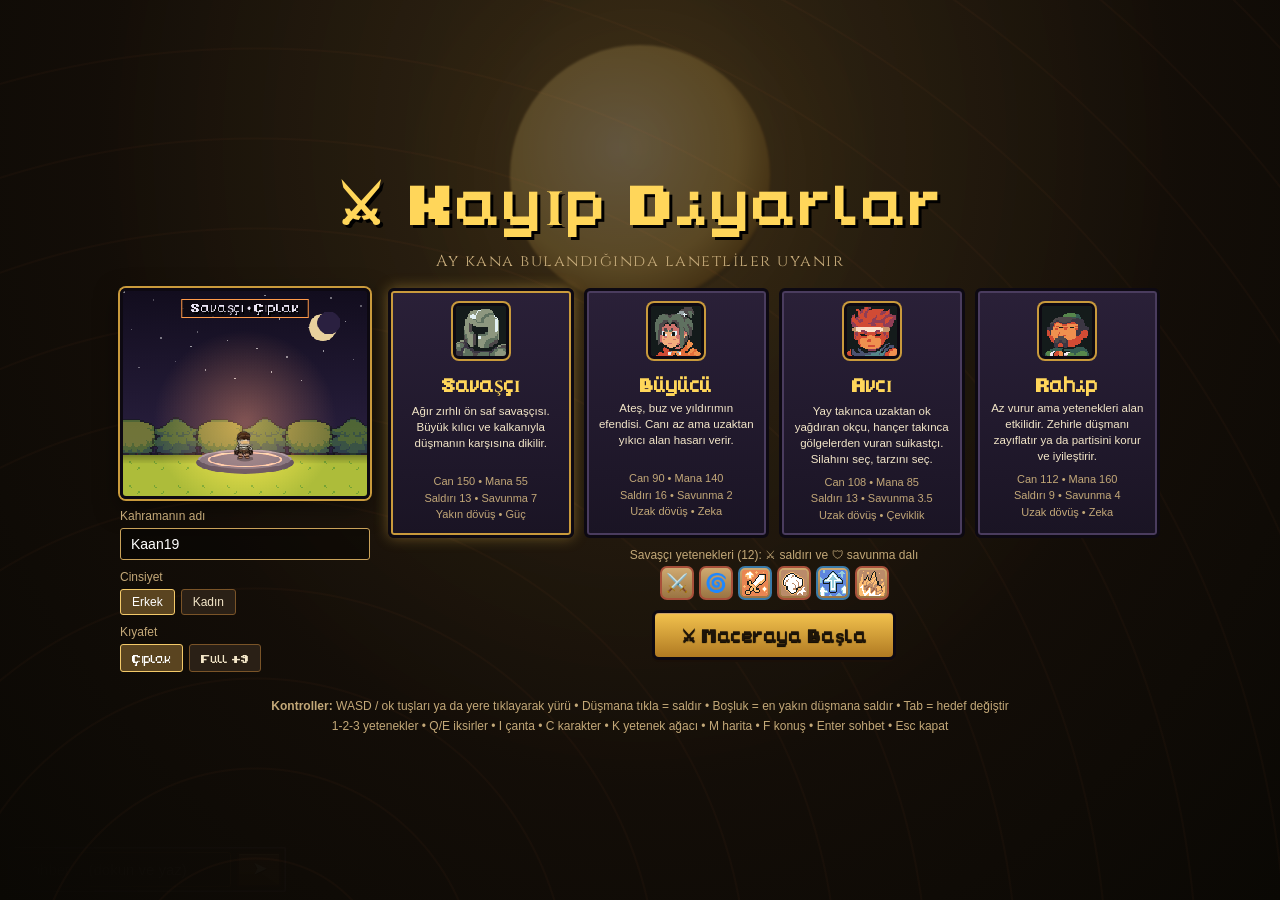
<file: index.html>
<!DOCTYPE html>
<html lang="tr">
<head>
<meta charset="UTF-8">
<meta name="viewport" content="width=device-width,initial-scale=1,maximum-scale=1,user-scalable=no,viewport-fit=cover">
<meta name="apple-mobile-web-app-capable" content="yes"><meta name="mobile-web-app-capable" content="yes"><meta name="apple-mobile-web-app-status-bar-style" content="black-translucent"><meta name="apple-mobile-web-app-title" content="Kayıp Diyarlar"><meta name="theme-color" content="#120d18"><link rel="apple-touch-icon" sizes="180x180" href="apple-touch-icon.png"><link rel="icon" type="image/png" sizes="192x192" href="icon-192.png"><link rel="manifest" href="manifest.json">
<title>Kayıp Diyarlar</title>
<style id="kdpre">html,body{background:#120d18;margin:0}body>*:not(#kdLoad){visibility:hidden!important}
#kdLoad{position:fixed;inset:0;z-index:99999;display:flex;align-items:center;justify-content:center;background:radial-gradient(ellipse at 50% 40%,#2a2038,#120d18 70%);font-family:'Segoe UI',sans-serif}
#kdLoad .kdl-box{width:min(320px,80vw);text-align:center}#kdLoad .kdl-title{font-size:28px;color:#ffd65a;text-shadow:3px 3px 0 #000;margin-bottom:18px;font-weight:700}
#kdLoad .kdl-bar{height:18px;background:#0d0912;border:3px solid #0d0912;border-radius:4px;box-shadow:0 0 0 2px #c99a3c;overflow:hidden}#kdLoad .kdl-bar i{display:block;height:100%;width:0;background:linear-gradient(90deg,#b07a22,#ffd65a)}
#kdLoad .kdl-txt{margin-top:10px;font-size:13px;color:#a59cb8}</style>

<link rel="preconnect" href="https://fonts.googleapis.com">
<link href="https://fonts.googleapis.com/css2?family=Cinzel:wght@500;700;900&display=swap" rel="stylesheet">
<link rel="stylesheet" href="css/oyun.css">
<link rel="stylesheet" href="css/karanlik.css">
<link rel="stylesheet" href="css/mobil.css">
<link rel="stylesheet" href="css/ahsap.css">
<link rel="stylesheet" href="css/hud2.css">
<link rel="stylesheet" href="css/v26.css">
</head>
<body>
<canvas id="game"></canvas>
<canvas id="uiLayer"></canvas>
<div id="tut" class="panel hidden"></div>
<div id="joy" class="hidden"><div id="knob"></div></div>
<div id="atkBtn" class="hidden">⚔️</div>

<div id="hud" class="panel hidden">
  <div class="row"><div id="portrait"></div><div style="flex:1;min-width:0"><div id="pname"></div><div id="plvl"></div></div></div>
  <div class="bar"><i id="hpb" style="background:linear-gradient(#e85a5a,#a32525)"></i><i id="shb" style="background:rgba(190,220,255,.55)"></i><span id="hpt"></span></div>
  <div class="bar"><i id="mpb" style="background:linear-gradient(#5a95f0,#2552a8)"></i><span id="mpt"></span></div>
  <div class="bar" style="height:10px"><i id="xpb" style="background:linear-gradient(#b77ce6,#6b2fa0)"></i><span id="xpt" style="font-size:8px;line-height:9px"></span></div>
  <div id="gold"><span id="goldt"></span><span id="buffs"></span></div>
</div>
<div id="target" class="panel hidden"><div id="tname"></div><div class="bar"><i id="thpb" style="background:linear-gradient(#e85a5a,#a32525)"></i><span id="thpt"></span></div></div>
<div id="side" class="hidden">
  <div id="mapbox" class="panel"><canvas id="minimap" width="160" height="160"></canvas><div id="zone"></div></div>
  <div id="questbox" class="panel"></div>
</div>
<div id="chat" class="hidden"><div id="chatlog"></div><input id="chatin" maxlength="120" placeholder="Sohbet için Enter'a bas..." autocomplete="off"></div>
<div id="bar" class="panel hidden"></div>
<div id="toast"></div>

<div id="inv" class="panel win hidden"></div>
<div id="char" class="panel win hidden"></div>
<div id="skills" class="panel win hidden"></div>
<div id="smith" class="panel win hidden"></div>
<div id="shop" class="panel win hidden"></div>
<div id="extra" class="panel win hidden"></div>
<div id="bigmap" class="panel win hidden"><button class="x" data-close="bigmap">✕</button><h2 id="bmTitle">Harita</h2><canvas id="bmCanvas" width="480" height="480"></canvas><div class="mut" style="font-size:12px;margin-top:6px">⭐ görev hedefi • ⛩ geçitler • 💀 bosslar • M ile kapat</div></div>
<div id="dialog" class="panel win hidden"><h2 id="dtitle"></h2><div id="dtext"></div><div id="dbtns"></div></div>
<div id="tip" class="panel hidden"></div>
<div id="overlay"><div id="start"></div><div id="death" class="hidden"></div></div>

<script src="js/varliklar.js"></script>
<script src="js/yukle.js"></script>
<script src="js/veri.js"></script>
<script src="js/sinif.js"></script>
<script src="js/dunya.js"></script>
<script src="js/dunya2.js"></script>
<script src="js/dunya3.js"></script>
<script src="js/cizim.js"></script>
<script src="js/savas.js"></script>
<script src="js/arayuz.js"></script>
<script src="js/oyun.js"></script>
<script src="js/hazine.js"></script>
<script src="js/ciftlik.js"></script>
<script src="js/stil.js"></script>
<script src="js/karanlik.js"></script>
<script src="js/gm.js"></script>
<script src="js/mobil.js"></script>
<script src="js/roguelike.js"></script>
<script src="js/netlik.js"></script>
<script src="js/na.js"></script>
<script src="js/efekt.js"></script>
<script src="js/hud2.js"></script>
<script src="js/envanter.js"></script>
<script src="js/v26.js"></script>
<script src="js/v32.js"></script>
<script src="js/canavar.js"></script>
<script src="js/toplama.js"></script>
<script src="js/evcil.js"></script>
<script src="js/pvp.js"></script>
<script src="js/town.js"></script>
<script src="js/sosyal.js"></script>
<script src="js/alanfx.js"></script>
<script src="js/koloni.js"></script>
<script src="js/perf.js"></script>
<script src="js/beceri.js"></script>
<script src="js/ui48.js"></script>
<script src="js/ekonomi.js"></script>
<script src="js/inci.js"></script>
<script src="js/pazar.js"></script>
<script src="js/koy.js"></script>
<script src="js/etkinlik.js"></script>
<script src="js/gm2.js"></script>
<script src="js/ui53.js"></script>
<script src="js/taktik.js"></script>
<script src="js/v55.js"></script>
<script src="js/dekor.js"></script>
<script src="js/v59.js"></script>
<script src="js/v60.js"></script>
<script src="js/v54.js"></script>

<script src="js/son.js"></script>
<script src="js/giris.js"></script>
</body>
</html>
</file>
<file: css/oyun.css>
:root{--panel:rgba(22,17,12,.94);--panel2:rgba(40,31,22,.95);--border:#8a6a3a;--border2:#c9a25a;--gold:#f3c969;--text:#efe4cc;--muted:#a99a7c}
*{box-sizing:border-box;margin:0;padding:0}
html,body{width:100%;height:100%;overflow:hidden;background:#0d0b09;font-family:"Segoe UI",Tahoma,Arial,sans-serif;color:var(--text);-webkit-user-select:none;user-select:none;touch-action:none}
#game{position:fixed;inset:0;width:100%;height:100%;display:block;image-rendering:auto}
#uiLayer{position:fixed;inset:0;width:100%;height:100%;display:block;pointer-events:none}
.hidden{display:none!important}
.panel{background:var(--panel);border:2px solid var(--border);border-radius:10px;box-shadow:0 6px 24px rgba(0,0,0,.6),inset 0 0 0 1px rgba(255,220,150,.06)}
h2{font-family:Georgia,"Times New Roman",serif;color:var(--gold);font-size:20px;letter-spacing:.5px}
button{font:inherit;cursor:pointer;color:var(--text);background:linear-gradient(#5a4428,#3d2d19);border:1px solid var(--border2);border-radius:6px;padding:7px 14px}
button:hover{filter:brightness(1.2)}button:disabled{opacity:.42;cursor:default;filter:none}
.good{color:#6fdc6f}.bad{color:#ff6b6b}.mut{color:var(--muted)}
.g0{color:#d4d4d4}.g1{color:#c084ff}.g2{color:#ffc933}
hr{border:0;border-top:1px solid rgba(255,255,255,.1);margin:5px 0}
.bar{position:relative;height:14px;background:#1a1410;border:1px solid #000;border-radius:4px;overflow:hidden;margin-top:4px}
.bar>i{position:absolute;left:0;top:0;bottom:0;display:block;transition:width .15s}
.bar>i.hpghost{z-index:0;transition:none}
#hpb,#thpb{z-index:1}
#shb{z-index:2}
.bar>span{position:absolute;inset:0;font-size:10px;line-height:13px;text-align:center;color:#fff;text-shadow:0 1px 2px #000}
#hud{position:fixed;left:10px;top:10px;width:262px;padding:10px 12px;pointer-events:none}
#hud .row{display:flex;align-items:center;gap:10px}
#portrait{width:44px;height:44px;border-radius:50%;border:2px solid var(--border2);display:flex;align-items:center;justify-content:center;font-size:24px;background:#2a2016;flex:none}
#pname{font-weight:700;font-size:14px}#plvl{font-size:12px;color:var(--muted)}
#gold{margin-top:6px;font-size:13px;color:var(--gold);display:flex;justify-content:space-between;gap:6px}#buffs{font-size:12px;color:#9fe0ff}
#target{position:fixed;left:50%;top:10px;transform:translateX(-50%);width:270px;padding:8px 12px;pointer-events:none;text-align:center}
#tname{font-weight:700;font-size:14px}
#side{position:fixed;right:10px;top:10px;width:184px;display:flex;flex-direction:column;gap:8px;pointer-events:none}
#mapbox{padding:8px;text-align:center}
#minimap{width:164px;height:164px;border-radius:6px;display:block;border:1px solid #000;margin:0 auto}
#zone{font-size:12px;color:var(--gold);margin-top:5px;font-weight:600}
#questbox{padding:8px 10px;font-size:12px;line-height:1.45}#questbox b{color:var(--gold)}
#chat{position:fixed;left:10px;bottom:84px;width:350px;max-width:calc(100vw - 20px);padding:6px;background:rgba(10,8,6,.55);border-radius:8px}
#chatlog{height:130px;overflow-y:auto;font-size:12px;line-height:1.35;padding:2px 4px}
#chatlog div{text-shadow:0 1px 2px #000;word-wrap:break-word}
#chatin{width:100%;margin-top:4px;background:rgba(0,0,0,.5);border:1px solid #5a4630;border-radius:4px;color:#fff;padding:5px 7px;font:inherit;font-size:12px;-webkit-user-select:text;user-select:text}
#bar{position:fixed;left:50%;bottom:10px;transform:translateX(-50%);display:flex;gap:6px;padding:7px}
.slot{position:relative;width:50px;height:50px;border-radius:8px;border:2px solid var(--border);background:linear-gradient(#3a2c1c,#211910);display:flex;align-items:center;justify-content:center;font-size:24px;cursor:pointer;overflow:hidden}
.slot:hover{border-color:var(--border2)}
.slot .k{position:absolute;left:3px;top:1px;font-size:10px;color:#ddd;text-shadow:0 1px 2px #000;font-weight:700}
.slot .n{position:absolute;right:3px;bottom:1px;font-size:11px;color:#fff;text-shadow:0 1px 2px #000;font-weight:700}
.slot .cd{position:absolute;left:0;right:0;bottom:0;height:0;background:rgba(0,0,0,.68);pointer-events:none}
.slot .cdt{position:absolute;inset:0;display:flex;align-items:center;justify-content:center;font-size:14px;font-weight:700;color:#fff;text-shadow:0 1px 3px #000;pointer-events:none}
.slot.nomana{filter:grayscale(.8) brightness(.7)}
.slot.pulse{animation:pulse 1.2s infinite}
@keyframes pulse{0%,100%{box-shadow:0 0 0 0 rgba(243,201,105,.0)}50%{box-shadow:0 0 0 4px rgba(243,201,105,.6)}}
.sep{width:2px;background:var(--border);opacity:.5;margin:4px 2px}
#toast{position:fixed;left:50%;top:38%;transform:translateX(-50%);font-family:Georgia,serif;font-size:30px;color:var(--gold);text-shadow:0 2px 8px #000,0 0 20px rgba(0,0,0,.8);pointer-events:none;opacity:0;transition:opacity .4s;text-align:center;white-space:nowrap;z-index:8}
#toast small{display:block;font-size:15px;color:var(--text);font-family:"Segoe UI",Tahoma,sans-serif}
.win{position:fixed;padding:14px 16px;z-index:5}
.win .x{position:absolute;right:8px;top:6px;padding:2px 9px;font-size:13px}
.it{width:46px;height:46px;border-radius:6px;border:2px solid #555;background:#1d1610;display:flex;align-items:center;justify-content:center;font-size:22px;cursor:pointer;position:relative;flex:none}
.it.g0{border-color:#8a8a8a}.it.g1{border-color:#a855ff;box-shadow:inset 0 0 9px rgba(168,85,255,.5)}.it.g2{border-color:#ffc933;box-shadow:inset 0 0 11px rgba(255,201,51,.55),0 0 6px rgba(255,201,51,.35)}
.it.req{filter:grayscale(.6);opacity:.7}
.it.empty{border-color:#3a2e22;cursor:default;opacity:.6}
.it .lv{position:absolute;right:2px;bottom:0;font-size:9px;color:#ccc}
.it .pl{position:absolute;left:2px;top:0;font-size:10px;font-weight:800;color:#ffe080;text-shadow:0 1px 2px #000}
#inv{left:50%;top:70px;transform:translateX(-50%);width:580px;max-width:calc(100vw - 20px);max-height:86vh;overflow:auto}
.invtabs{display:flex;gap:6px;margin:8px 0 12px}
.invtabs button{padding:5px 14px;font-size:13px}
.invtabs button.on{background:linear-gradient(#a8822e,#6a5018);color:#fff;border-color:#ffd870}
.invpages{display:grid;grid-template-columns:1fr 1fr;gap:18px;align-items:start}
.invpage{min-width:0}
.paperdoll{display:flex;align-items:center;justify-content:center;gap:10px}
.eqcol{display:flex;flex-direction:column;gap:16px}
.eqslot{display:flex;flex-direction:column;align-items:center;gap:3px}
.eqslot .it{width:48px;height:48px;font-size:23px}
.eqlbl{font-size:10px;color:var(--muted)}
.eqph{font-size:21px;opacity:.5}
#invPrev{display:block;width:150px;height:210px;background:radial-gradient(ellipse at 50% 82%,#3a2c1c,#16110c);border-radius:11px;border:1px solid var(--border)}
.eqstats{display:flex;justify-content:center;gap:12px;flex-wrap:wrap;font-size:13px;color:var(--text);margin:12px 0 6px}
.eqstats b{color:var(--gold)}
.invhint{font-size:11px;text-align:center;line-height:1.5}
#invgrid{display:grid;grid-template-columns:repeat(5,1fr);gap:6px;margin-top:4px}
#invgrid .it{width:100%;aspect-ratio:1;height:auto;font-size:21px}
.invfoot{margin-top:10px;font-size:12px;color:var(--muted);display:flex;gap:10px;flex-wrap:wrap}
.paperdoll .it,#invgrid .it{touch-action:none}
.it.dragging{opacity:.3}
.drophi{outline:2px dashed var(--gold);outline-offset:2px;border-radius:8px}
.dragghost{position:fixed;z-index:60;pointer-events:none;transform:translate(-50%,-50%);width:46px;height:46px;box-shadow:0 6px 18px rgba(0,0,0,.7);opacity:.92}
@media (min-width:720px){.invtabs{display:none}#inv .invpage{display:block!important}}
@media (max-width:719px){.invpages{grid-template-columns:1fr}#inv[data-page="gear"] .invpage.bag{display:none}#inv[data-page="bag"] .invpage.gear{display:none}}
#char{left:284px;top:70px;width:340px}
#eqgrid{display:grid;grid-template-columns:repeat(4,1fr);gap:6px;margin:12px 0}
#eqgrid .eq{display:flex;flex-direction:column;align-items:center;font-size:10px;color:var(--muted);gap:3px}
.stats{font-size:12.5px;line-height:1.7}.stats.two{display:grid;grid-template-columns:1fr 1fr;column-gap:14px}
.stats div{display:flex;justify-content:space-between;border-bottom:1px solid rgba(255,255,255,.05)}.stats b{color:var(--gold)}
#tip{position:fixed;z-index:20;pointer-events:none;padding:8px 10px;font-size:12px;line-height:1.5;max-width:260px}
#dialog{left:50%;top:50%;transform:translate(-50%,-50%);width:480px;max-width:calc(100vw - 20px);max-height:86vh;overflow:auto}
#dtext{margin:10px 0 14px;line-height:1.6;font-size:14px;white-space:pre-line}
#dbtns{display:flex;gap:8px;flex-wrap:wrap;justify-content:flex-end}
#shop{left:50%;top:50%;transform:translate(-50%,-50%);width:600px;max-width:calc(100vw - 20px);max-height:84vh;overflow:auto}
.shopcols{display:grid;grid-template-columns:1fr 1fr;gap:16px;margin-top:10px}
.shopcols h3{font-size:13px;color:var(--gold);margin-bottom:8px}
.srow{display:flex;align-items:center;gap:8px;margin-bottom:7px;font-size:12px}
.srow .it{width:38px;height:38px;font-size:18px}
.srow .nm{flex:1;line-height:1.3}.srow button{padding:4px 8px;font-size:12px;white-space:nowrap}
#extra{left:50%;top:50%;transform:translate(-50%,-50%);width:560px;max-width:calc(100vw - 20px);max-height:86vh;overflow:auto}
.resrow{display:flex;flex-wrap:wrap;gap:12px;font-size:12.5px;margin:8px 0 10px;padding:6px 8px;background:rgba(0,0,0,.25);border-radius:6px}
#bar{max-width:calc(100vw - 8px)}
@media (max-width:560px){.slot{width:31px;height:31px;font-size:15px}.slot .k{font-size:8px}#bar{gap:2px;padding:4px}.sep{margin:3px 0}}
.slot.on{border-color:var(--gold);box-shadow:inset 0 0 10px rgba(243,201,105,.5)}
/* yetenek ağacı */
#skills{left:50%;top:50%;transform:translate(-50%,-50%);width:820px;max-width:calc(100vw - 20px);max-height:88vh;overflow:auto}
.tree{display:grid;grid-template-columns:1fr 1fr;gap:14px;margin-top:10px}
.br h3{font-family:Georgia,serif;color:var(--gold);font-size:15px;margin-bottom:8px;padding-bottom:4px;border-bottom:1px solid var(--border)}
.sk{display:flex;gap:10px;align-items:flex-start;padding:8px;border:1px solid #3a2e22;border-radius:8px;margin-bottom:6px;background:rgba(0,0,0,.25)}
.sk.lock{opacity:.5}.sk.learned{border-color:#7a6a3a;background:rgba(243,201,105,.05)}
.sk .ic{width:42px;height:42px;font-size:22px;border-radius:8px;border:2px solid var(--border);display:flex;align-items:center;justify-content:center;flex:none;background:#2a2016}
.sk .ic.pas{border-radius:50%;border-style:dashed}
.sk .bd{flex:1;font-size:12px;line-height:1.4}.sk .nm{font-weight:700;color:var(--gold);font-size:13px}
.sk .btns{display:flex;gap:4px;margin-top:6px;flex-wrap:wrap}.sk button{padding:3px 9px;font-size:11px}
.sk button.on{background:linear-gradient(#a8822e,#6a5018);color:#fff;border-color:#ffd870}
.loadout{display:flex;gap:6px;align-items:center;margin-top:8px;font-size:12px;flex-wrap:wrap}
.lo{width:38px;height:38px;border:2px solid var(--border);border-radius:7px;display:flex;align-items:center;justify-content:center;font-size:19px;background:#1d1610;position:relative}
.lo.pas{border-radius:50%;border-style:dashed}.lo span{position:absolute;left:3px;top:-1px;font-size:9px;color:#ddd}
/* demirci */
#smith{left:50%;top:50%;transform:translate(-50%,-50%);width:780px;max-width:calc(100vw - 20px);max-height:88vh;overflow:auto}
.tabs{display:flex;gap:6px;margin-top:8px;align-items:center;flex-wrap:wrap}.tabs button.on{background:linear-gradient(#a8822e,#6a5018);color:#fff}
.tabs .mats{margin-left:auto;font-size:12px;display:flex;gap:10px}
.smcols{display:grid;grid-template-columns:270px 1fr;gap:14px;margin-top:10px}
.ilist{max-height:56vh;overflow:auto;display:flex;flex-direction:column;gap:3px}
.irow{display:flex;gap:8px;align-items:center;padding:4px 6px;border:1px solid transparent;border-radius:6px;cursor:pointer;font-size:12px;line-height:1.3}
.irow:hover{background:rgba(255,255,255,.05)}.irow.sel{border-color:var(--gold);background:rgba(243,201,105,.08)}
.irow .it{width:36px;height:36px;font-size:17px}
.smbox{background:rgba(0,0,0,.25);border-radius:8px;padding:12px;font-size:13px;line-height:1.65}
.upgrow{display:flex;gap:30px;margin:8px 0}.chance{font-size:30px;font-weight:800;line-height:1.1}
.chk{display:block;font-size:12.5px;margin:3px 0;cursor:pointer}.chk input{margin-right:6px;vertical-align:middle}
.smbox .bigbtn{margin:10px 0 0;width:100%}
.chtab{display:flex;gap:3px;margin-top:12px;font-size:10px;text-align:center}.chtab span{flex:1;padding:3px 0;border-radius:4px;background:rgba(255,255,255,.05);line-height:1.3}.chtab span.cur{background:rgba(243,201,105,.25);color:#fff}
.res{margin-top:10px;font-weight:800;font-size:16px;min-height:24px}.res.ok{color:#7dff9a}.res.bad{color:#ff6b6b}.res.warn{color:#ffd23a}.res.err{color:#ffb070;font-size:13px}
.flash{animation:fl .5s}@keyframes fl{0%{transform:scale(1.25)}100%{transform:scale(1)}}
#bigmap{left:50%;top:50%;transform:translate(-50%,-50%);text-align:center}
#bmCanvas{width:min(480px,78vw,70vh);height:auto;aspect-ratio:1;border-radius:6px;border:1px solid #000;margin-top:8px;display:block}
/* açılış */
#overlay{position:fixed;inset:0;z-index:30;display:flex;align-items:center;justify-content:center;background:radial-gradient(ellipse at center,rgba(30,22,14,.88),rgba(5,4,3,.97));overflow:auto;padding:20px}
#start{width:1040px;max-width:100%;text-align:center;margin:auto}
#start h1{font-family:Georgia,serif;font-size:46px;color:var(--gold);text-shadow:0 3px 12px #000;letter-spacing:2px}
#start .sub{color:var(--muted);margin:4px 0 16px}
.create{display:grid;grid-template-columns:250px 1fr;gap:18px;text-align:left}
.opts .grp{margin-bottom:10px}.opts label{font-size:12px;color:var(--muted);display:block;margin-bottom:5px}
#prev{display:block;margin:0 auto 10px;background:radial-gradient(ellipse at 50% 85%,#3a2c1c,#16110c);border-radius:12px;border:1px solid var(--border);width:220px;height:250px}
.chips{display:flex;flex-wrap:wrap;gap:6px}
.chip{padding:5px 11px;border:1px solid var(--border);border-radius:16px;font-size:12px;cursor:pointer;background:#2a2016}.chip.sel{border-color:var(--gold);background:#5a4420;color:#fff}
.sw{width:26px;height:26px;border-radius:50%;border:2px solid #000;cursor:pointer}.sw.sel{box-shadow:0 0 0 2px var(--gold)}
#pnameIn{background:rgba(0,0,0,.4);border:1px solid var(--border2);border-radius:6px;color:#fff;padding:7px 10px;font:inherit;font-size:14px;width:100%;-webkit-user-select:text;user-select:text}
.classes{display:grid;grid-template-columns:repeat(4,1fr);gap:10px}
.cls{padding:12px;cursor:pointer;border:2px solid var(--border);border-radius:10px;background:var(--panel2);transition:transform .15s;text-align:center}
.cls:hover{transform:translateY(-3px)}.cls.sel{border-color:var(--gold);box-shadow:0 0 18px rgba(243,201,105,.35)}
.cls .ic{font-size:34px}.cls h3{color:var(--gold);margin:4px 0;font-family:Georgia,serif}.cls p{font-size:11.5px;line-height:1.4;min-height:64px}.cls .st{font-size:11px;color:var(--muted);margin-top:6px;line-height:1.5}
#clsInfo{margin:10px 0;text-align:center}
.skrow{display:flex;gap:5px;justify-content:center;flex-wrap:wrap}.skrow span{width:34px;height:34px;display:flex;align-items:center;justify-content:center;font-size:18px;border:2px solid var(--border);border-radius:7px;background:#2a2016}
.skrow span.pas{border-radius:50%;border-style:dashed}.skrow span.atk{border-color:#a8503a}.skrow span.def{border-color:#3a7aa8}
#newBtn{display:block;margin:6px auto}
.help{font-size:12px;color:var(--muted);margin-top:14px;line-height:1.7}
.bigbtn{font-size:17px;padding:10px 26px;margin:6px}
#death{text-align:center}#death h1{font-family:Georgia,serif;color:#d24a3a;font-size:46px;text-shadow:0 3px 12px #000;margin-bottom:10px}
@media (max-width:860px){
 #hud{width:186px;padding:7px 9px}#portrait{width:32px;height:32px;font-size:17px}
 #side{width:120px}#minimap{width:102px;height:102px}#questbox{font-size:11px}
 #target{top:150px;width:210px}
 #chat{width:230px;bottom:70px}#chatlog{height:64px;font-size:11px}
 .slot{width:38px;height:38px;font-size:18px}#bar{gap:3px;padding:5px}
 #char{right:10px;left:10px;top:60px;width:auto}#inv{left:10px;right:10px;top:56px;transform:none;width:auto}#invgrid{grid-template-columns:repeat(5,1fr)}.it{width:auto;aspect-ratio:1}
 .create{grid-template-columns:1fr}.classes{grid-template-columns:1fr 1fr}#start h1{font-size:32px}
 .shopcols,.tree,.smcols{grid-template-columns:1fr}.stats.two{grid-template-columns:1fr}
}

/* ===== Ahşap + parşömen arayüz teması ===== */
:root{--wood1:#4a3220;--wood2:#2e1f13;--rim:#5c3d1e;--rimLight:#b48a52;--parch:#f0e0b8;--parch2:#d9c08a;--ink:#4a2c12}
.panel{background:linear-gradient(180deg,var(--wood1),var(--wood2));border:3px solid var(--rim);border-radius:9px;box-shadow:0 0 0 2px #1a1008,inset 0 0 0 2px var(--rimLight),inset 0 0 22px rgba(0,0,0,.55),0 8px 24px rgba(0,0,0,.6)}
.win h2,#tut h2{display:inline-block;background:linear-gradient(var(--parch),var(--parch2));color:var(--ink);padding:3px 16px;border-radius:4px;border:2px solid #7a5428;box-shadow:0 2px 0 #2a1808;font-size:17px;margin-bottom:4px}
button{background:linear-gradient(#8a5f30,#5e3e1c);border:2px solid #2e1c0c;box-shadow:inset 0 1px 0 #c9a06a,0 2px 0 #1a1008;border-radius:7px;color:#fff3dc;text-shadow:0 1px 1px #000}
button:active{transform:translateY(1px);box-shadow:inset 0 1px 0 #c9a06a}
.slot{border:3px solid #5c3d1e;background:linear-gradient(#cfa970,#9a7442);border-radius:9px;box-shadow:inset 0 0 0 2px #ecd09a,0 3px 0 #1a1008}
.slot:hover{border-color:#f3c969}
.slot .k{color:#fff;text-shadow:0 1px 2px #000,0 0 3px #000}
.it{background:linear-gradient(#d8bb84,#b08f58);box-shadow:inset 0 0 0 2px rgba(255,240,200,.35)}
.it.empty{background:rgba(40,26,14,.6);box-shadow:none}
.it.lock{background:#3a2a1a;border-color:#2a1c10;cursor:default;font-size:15px;opacity:.75}
#portrait{background:linear-gradient(#cfa970,#9a7442);border-color:#5c3d1e}
.bar{border:2px solid #1a1008;border-radius:5px;height:15px}
#chat{background:rgba(30,20,12,.7);border:2px solid #5c3d1e}
/* rehber */
#tut{position:fixed;left:50%;top:84px;transform:translateX(-50%);width:440px;max-width:calc(100vw - 20px);padding:10px 12px 10px 86px;z-index:7;font-size:13px;line-height:1.5}
#tut .av{position:absolute;left:10px;top:10px;width:64px;height:64px;border-radius:50%;background:radial-gradient(#3a5a7a,#1a2a3a);border:3px solid var(--rimLight);display:flex;align-items:center;justify-content:center;font-size:36px}
#tut .step{position:absolute;right:10px;top:8px;font-size:11px;color:var(--muted)}
#tut .tb{display:flex;justify-content:flex-end;margin-top:6px}#tut .tb button{padding:3px 10px;font-size:12px}
/* dokunmatik */
#joy{position:fixed;left:22px;bottom:100px;width:130px;height:130px;border-radius:50%;background:radial-gradient(rgba(240,224,184,.18),rgba(90,60,30,.35));border:3px solid rgba(180,138,82,.7);z-index:6;touch-action:none}
#knob{position:absolute;left:50%;top:50%;width:56px;height:56px;margin:-28px 0 0 -28px;border-radius:50%;background:radial-gradient(#8a5f30,#4a3018);border:3px solid #e8c88a;box-shadow:0 3px 8px rgba(0,0,0,.6)}
#atkBtn{position:fixed;right:24px;bottom:110px;width:84px;height:84px;border-radius:50%;background:radial-gradient(#b88a50,#6a4520);border:4px solid #e8c88a;box-shadow:0 4px 0 #2a1808,0 6px 14px rgba(0,0,0,.6);display:flex;align-items:center;justify-content:center;font-size:38px;z-index:6;touch-action:none;user-select:none}
#atkBtn:active{transform:scale(.94)}
.bag{display:grid;grid-template-columns:repeat(8,46px);gap:5px;margin-top:10px}
.bag .it .lv{font-size:11px;font-weight:800;color:#fff;text-shadow:0 1px 2px #000;right:3px}
@media (max-width:560px){.bag{grid-template-columns:repeat(6,1fr)}#joy{width:110px;height:110px;bottom:80px}#atkBtn{width:70px;height:70px;font-size:30px;bottom:86px}#tut{top:150px;padding-left:72px}#tut .av{width:52px;height:52px;font-size:28px}}
</file>
<file: css/karanlik.css>
/* ===== Karanlık fantastik tema: kararmış demir, kan kırmızısı, soluk altın ===== */
:root{--panel:rgba(14,12,16,.95);--panel2:rgba(24,20,27,.96);--border:#3e3439;--border2:#8a6a4a;--gold:#cfa95e;--text:#e4dacb;--muted:#8f8676;
  --blood:#8a1420;--blood2:#c42a3c;--iron:#2a252c;--iron2:#120f14;--rimLight:#6b5a48;--rune:#a96bff}
html,body{background:#050406}
h2,h3,#toast,#start h1,#death h1,.cls h3,.br h3{font-family:'Cinzel',Georgia,serif}
::-webkit-scrollbar{width:8px;height:8px}::-webkit-scrollbar-track{background:#0c0a0e}::-webkit-scrollbar-thumb{background:#3e3439;border-radius:4px}::-webkit-scrollbar-thumb:hover{background:#5a2a30}

/* paneller: perçinli kararmış demir */
.panel{
  background:
    radial-gradient(circle at 7px 7px,#9a8668 0 1.6px,#2a2228 2.2px,transparent 2.8px),
    radial-gradient(circle at calc(100% - 7px) 7px,#9a8668 0 1.6px,#2a2228 2.2px,transparent 2.8px),
    radial-gradient(circle at 7px calc(100% - 7px),#9a8668 0 1.6px,#2a2228 2.2px,transparent 2.8px),
    radial-gradient(circle at calc(100% - 7px) calc(100% - 7px),#9a8668 0 1.6px,#2a2228 2.2px,transparent 2.8px),
    linear-gradient(180deg,rgba(32,27,34,.97),rgba(12,10,14,.97));
  border:2px solid #3e3439;border-radius:4px;
  box-shadow:0 0 0 1px #000,inset 0 0 0 1px rgba(207,169,94,.16),inset 0 0 34px rgba(0,0,0,.75),0 12px 32px rgba(0,0,0,.8)}
.win h2,#tut h2{display:block;background:none;border:0;box-shadow:none;color:var(--gold);padding:0 30px 7px 0;margin-bottom:6px;font-size:17px;font-weight:700;letter-spacing:2px;text-transform:uppercase;
  border-bottom:1px solid transparent;border-image:linear-gradient(90deg,var(--blood2),rgba(207,169,94,.5) 40%,transparent) 1;text-shadow:0 0 12px rgba(196,42,60,.35)}
.win h2::before{content:'✠ ';color:var(--blood2)}
hr{border-top-color:rgba(207,169,94,.14)}

/* düğmeler: kan kırmızısı mühür */
button{font-family:'Cinzel',Georgia,serif;font-weight:700;letter-spacing:.5px;background:linear-gradient(#4a1a20,#22090d);border:1px solid #7a2a32;border-radius:3px;color:#efdcc0;
  box-shadow:inset 0 1px 0 rgba(255,170,150,.14),0 2px 0 #000;text-shadow:0 1px 1px #000;transition:border-color .15s,box-shadow .15s}
button:hover{filter:none;border-color:var(--blood2);box-shadow:inset 0 1px 0 rgba(255,170,150,.2),0 0 12px rgba(196,42,60,.45),0 2px 0 #000}
button:active{transform:translateY(1px)}
.win .x{font-family:inherit;background:transparent;border-color:#3e3439;color:var(--muted);box-shadow:none}.win .x:hover{color:#fff;border-color:var(--blood2)}
.sk button.on,.tabs button.on{background:linear-gradient(#9a1a28,#4a0a10);border-color:#e0505a;color:#fff}

/* yetenek çubuğu ve eşya yuvaları */
.slot{border:2px solid #3e3439;background:radial-gradient(ellipse at 50% 30%,#2e2832,#0e0c10);border-radius:5px;box-shadow:inset 0 0 0 1px rgba(207,169,94,.14),inset 0 -10px 14px rgba(0,0,0,.6),0 3px 0 #000}
.slot:hover{border-color:var(--gold)}
.slot.on{border-color:var(--gold);box-shadow:inset 0 0 12px rgba(207,169,94,.45),0 0 10px rgba(207,169,94,.3)}
.slot.pulse{animation:pulseD 1.4s infinite}
@keyframes pulseD{0%,100%{box-shadow:0 0 0 0 rgba(196,42,60,0)}50%{box-shadow:0 0 0 4px rgba(196,42,60,.55)}}
.sep{background:linear-gradient(transparent,var(--blood2),transparent);opacity:.7}
.it{background:radial-gradient(ellipse at 50% 30%,#2c2630,#110e13);box-shadow:inset 0 0 0 1px rgba(255,255,255,.04)}
.it.empty{background:rgba(8,6,10,.7);border-color:#262026}
.it.lock{background:#140f12;border-color:#221a1e}
.lo,.sk .ic,.skrow span{background:radial-gradient(#2a2430,#100d12)}
.sk{background:rgba(0,0,0,.35);border-color:#2e2630;border-radius:4px}
.sk.learned{border-color:#7a5a3a;background:linear-gradient(90deg,rgba(196,42,60,.08),rgba(0,0,0,.3))}
.irow.sel{border-color:var(--blood2);background:rgba(196,42,60,.08)}
.smbox,.resrow{background:rgba(0,0,0,.4);border:1px solid #241e26}
.chtab span.cur{background:rgba(196,42,60,.3)}

/* HUD */
#portrait{background:radial-gradient(#3a1820,#0e080b);border:2px solid #8a6a4a;box-shadow:0 0 12px rgba(196,42,60,.4),inset 0 0 8px #000}
#pname{font-family:'Cinzel',Georgia,serif;letter-spacing:.5px}
.bar{background:#08060a;border:1px solid #000;border-radius:2px;box-shadow:inset 0 0 0 1px rgba(207,169,94,.18)}
#zone{font-family:'Cinzel',Georgia,serif;letter-spacing:.5px}
#minimap{border-color:#3e3439;filter:saturate(.75) brightness(.9)}
#clock{font-size:11px;margin-top:4px;color:#b8b0c8;letter-spacing:.2px}
#clock.night{color:#9fb0ff}
#clock.blood{color:#ff5a6a;font-weight:700;animation:bloodPulse 1.6s infinite}
#clock.warn b{color:#ff5a6a}
#clock.cave{color:#c8a0ff}
@keyframes bloodPulse{0%,100%{text-shadow:0 0 0 transparent}50%{text-shadow:0 0 8px rgba(255,40,60,.8)}}
#chat{background:rgba(6,4,8,.62);border:1px solid #2e2630;border-radius:3px}
#chatin{background:rgba(0,0,0,.6);border-color:#3e3439}
#toast{color:#dcb46a;letter-spacing:2px;text-shadow:0 2px 6px #000,0 0 22px rgba(196,42,60,.6)}
#toast small{font-family:"Segoe UI",Tahoma,sans-serif;letter-spacing:0;color:#cfc4b0}

/* açılış ekranı: ay ışığı ve sis */
#overlay{background:radial-gradient(ellipse at 50% 18%,rgba(90,14,24,.45),rgba(10,6,10,.94) 55%,#030204 100%)}
#overlay::before{content:'';position:fixed;left:50%;top:5%;width:260px;height:260px;margin-left:-130px;border-radius:50%;pointer-events:none;
  background:radial-gradient(circle at 42% 40%,#f0d8c8,#b04a4a 55%,#5a1418 72%,transparent 74%);opacity:.22;filter:blur(1px);
  box-shadow:0 0 120px 40px rgba(160,20,30,.25);animation:moon 8s ease-in-out infinite}
#overlay::after{content:'';position:fixed;inset:0;pointer-events:none;
  background:repeating-radial-gradient(circle at 20% 110%,rgba(255,120,60,.0) 0 40px,rgba(255,120,60,.05) 41px 42px,rgba(255,120,60,0) 43px 90px);opacity:.6}
@keyframes moon{0%,100%{opacity:.18;transform:translateY(0)}50%{opacity:.3;transform:translateY(6px)}}
#start,#death{position:relative;z-index:1}
#start h1{font-size:56px;color:#dcb46a;letter-spacing:4px;text-shadow:0 3px 0 #000,0 0 26px rgba(196,42,60,.65)}
#start .sub{font-family:'Cinzel',Georgia,serif;letter-spacing:1.5px;color:#a89a88}
.cls{background:linear-gradient(#1e1a22,#0c0a0e);border:1px solid #3e3439;border-radius:4px}
.cls:hover{border-color:#7a2a32}
.cls.sel{border-color:var(--blood2);box-shadow:0 0 24px rgba(196,42,60,.4),inset 0 0 20px rgba(196,42,60,.12)}
.chip{background:#16121a;border-color:#3e3439;border-radius:3px}.chip.sel{background:#4a1219;border-color:var(--blood2)}
.sw.sel{box-shadow:0 0 0 2px var(--blood2)}
#prev{background:radial-gradient(ellipse at 50% 85%,#3a1a22,#0a080b 70%);border-color:#3e3439;border-radius:4px}
#pnameIn{background:rgba(0,0,0,.55);border-color:#4a3f44;border-radius:3px}
#death h1{color:var(--blood2);letter-spacing:3px;text-shadow:0 0 24px rgba(196,42,60,.7),0 3px 0 #000}

/* rehber ve dokunmatik */
#tut .av{background:radial-gradient(#2a1a34,#0c0810);border-color:#8a6a4a}
#joy{background:radial-gradient(rgba(140,30,40,.18),rgba(10,8,12,.55));border:2px solid rgba(138,106,74,.7)}
#knob{background:radial-gradient(#4a1a20,#1a080b);border:2px solid #cfa95e}
#atkBtn{background:radial-gradient(#8a1a28,#2a080c);border:3px solid #cfa95e;box-shadow:0 4px 0 #000,0 0 18px rgba(196,42,60,.45)}
</file>
<file: css/mobil.css>
/* ===== Dikey telefon düzeni ===== */
.sidecol{position:fixed;bottom:calc(180px + env(safe-area-inset-bottom,0px));display:flex;flex-direction:column-reverse;gap:6px;z-index:4}
#sideL{left:calc(8px + env(safe-area-inset-left,0px))}
#sideR{right:calc(8px + env(safe-area-inset-right,0px));bottom:calc(262px + env(safe-area-inset-bottom,0px))}
.sidecol .slot{width:44px;height:44px;font-size:21px}

body.portrait #hud{left:calc(8px + env(safe-area-inset-left,0px));top:calc(8px + env(safe-area-inset-top,0px));width:172px;padding:6px 8px}
body.portrait #hud .row{gap:7px}
body.portrait #portrait{width:30px;height:30px;font-size:16px}
body.portrait #pname{font-size:12px}
body.portrait #plvl{font-size:10px}
body.portrait .bar{height:12px;margin-top:3px}
body.portrait .bar>span{font-size:9px;line-height:10px}
body.portrait #gold{font-size:11px;margin-top:3px}

body.portrait #side{right:calc(8px + env(safe-area-inset-right,0px));top:calc(8px + env(safe-area-inset-top,0px));width:112px;gap:5px}
body.portrait #mapbox{padding:5px}
body.portrait #minimap{width:98px;height:98px}
body.portrait #zone{font-size:10px;margin-top:3px}
body.portrait #questbox{font-size:10px;line-height:1.35;padding:5px 7px;max-height:86px;overflow:hidden}

body.portrait #target{top:calc(176px + env(safe-area-inset-top,0px));width:190px;padding:5px 8px}
body.portrait #tname{font-size:12px}

body.portrait #chat{left:calc(8px + env(safe-area-inset-left,0px));top:calc(122px + env(safe-area-inset-top,0px));bottom:auto;width:min(230px,58vw);padding:4px;background:rgba(6,4,8,.38);border-color:transparent}
body.portrait #chatlog{height:54px;font-size:10.5px}
body.portrait #chatin{font-size:11px;padding:3px 6px;margin-top:3px}

body.portrait #bar{display:none!important}
/* saldırı düğmesinin etrafındaki yetenekler ve altındaki iksirler */
#actPad{position:fixed;right:env(safe-area-inset-right,0px);bottom:env(safe-area-inset-bottom,0px);width:0;height:0;z-index:6}
#actPad .slot{position:absolute;width:52px;height:52px;font-size:24px;border-radius:50%}
#actPad .slot .k{left:50%;top:auto;bottom:-2px;transform:translateX(-50%);font-size:9px}
#actPad .slot .cd{border-radius:0}
#actPad .pad_s0{right:132px;bottom:100px}
#actPad .pad_s1{right:110px;bottom:162px}
#actPad .pad_s2{right:53px;bottom:194px}
#actPad .pad_ph,#actPad .pad_pm{width:44px;height:44px;font-size:20px;border-radius:10px;bottom:16px}
#actPad .pad_ph{right:66px}
#actPad .pad_pm{right:16px}
body.portrait #joy{left:calc(16px + env(safe-area-inset-left,0px));bottom:calc(40px + env(safe-area-inset-bottom,0px));width:118px;height:118px}
body.portrait #knob{width:50px;height:50px;margin:-25px 0 0 -25px}
body.portrait #atkBtn{right:calc(20px + env(safe-area-inset-right,0px));bottom:calc(84px + env(safe-area-inset-bottom,0px));width:84px;height:84px;font-size:36px}

body.portrait #tut{top:calc(200px + env(safe-area-inset-top,0px));padding:8px 10px 8px 68px;font-size:12px}
body.portrait #tut .av{width:50px;height:50px;font-size:28px}
body.portrait #toast{font-size:22px;top:30%}
body.portrait #toast small{font-size:13px}

body.portrait .win{max-height:82vh;overflow:auto;padding:12px}
body.portrait #inv,body.portrait #char{left:8px;right:8px;top:calc(56px + env(safe-area-inset-top,0px));width:auto;transform:none}
body.portrait #start h1{font-size:34px}

/* 16-bit piksel görünümü: büyütme sırasında yumuşatma yok */
#game{image-rendering:auto}

/* ===== GM paneli ===== */
#gm{left:50%;top:50%;transform:translate(-50%,-50%);width:500px;max-width:calc(100vw - 16px);max-height:88vh;overflow:auto;z-index:12}
#gmLogin{left:50%;top:40%;transform:translate(-50%,-50%);width:320px;max-width:calc(100vw - 16px);z-index:13}
#gm h2::before,#gmLogin h2::before{content:'👑 '}
.gmf{display:flex;flex-direction:column;gap:8px;margin-top:8px}
.gmf label{font-size:12px;color:var(--muted)}
#gm input[type=number],#gm input[type=text],#gm input[type=password],#gm select,.gmf input[type=password]{background:rgba(0,0,0,.5);border:1px solid #4a3f44;border-radius:3px;color:#fff;padding:6px 8px;font:inherit;font-size:13px;-webkit-user-select:text;user-select:text;min-width:0}
#gm input[type=number]{width:84px}
#gm input[type=text],#gm input[type=password]{flex:1}
#gm select{flex:1;max-width:220px}
.gmbody{display:flex;flex-direction:column;gap:8px;margin-top:10px;font-size:13px}
.gmrow{display:flex;align-items:center;gap:8px;flex-wrap:wrap}
.gmrow>label{min-width:76px;color:var(--muted);font-size:12px}
.gmrow button{padding:5px 12px;font-size:12px}
.gmgrid{display:grid;grid-template-columns:repeat(auto-fill,minmax(140px,1fr));gap:6px}
.gmgrid button{padding:7px 8px;font-size:12px}
.gmgrid button.on{border-color:var(--gold);box-shadow:inset 0 0 10px rgba(207,169,94,.4)}
button.gold{background:linear-gradient(#8a6a1e,#4a360a);border-color:#e0c060}
button.danger{background:linear-gradient(#6a1018,#300408);border-color:#e0505a}
.gmsub{font-family:'Cinzel',Georgia,serif;color:var(--gold);font-size:13px;letter-spacing:1px;margin-top:4px}
.gmnote{font-size:11.5px;line-height:1.5}
.gmsw{display:flex;align-items:center;gap:10px;padding:8px 10px;border:1px solid #2e2630;border-radius:4px;background:rgba(0,0,0,.3);cursor:pointer}
.gmsw input{width:18px;height:18px;accent-color:#c42a3c;flex:none}
.gmsw span{display:flex;flex-direction:column;line-height:1.3}.gmsw small{color:var(--muted);font-size:11px}
.gmslot{border-color:#cfa95e!important;box-shadow:0 0 10px rgba(255,216,96,.35)!important}
@media (max-width:560px){.gmrow>label{min-width:60px}#gm select{max-width:none}}

/* ===== Rogue-like: kutsama kartları + yuvarlanma düğmesi ===== */
#boon{left:50%;top:50%;transform:translate(-50%,-50%);width:560px;max-width:calc(100vw - 16px);z-index:14;text-align:center}
.booncards{display:grid;grid-template-columns:repeat(3,1fr);gap:10px;margin-top:4px}
.booncard{display:flex;flex-direction:column;align-items:center;gap:5px;padding:16px 8px;background:linear-gradient(#241f16,#15110b);border:2px solid var(--border2);border-radius:8px;cursor:pointer;transition:transform .12s,border-color .12s,box-shadow .12s;color:var(--text)}
.booncard:hover{transform:translateY(-4px);border-color:var(--gold);box-shadow:0 0 18px rgba(207,169,94,.4)}
.booncard .bic{font-size:34px;line-height:1}
.booncard .bn{font-family:'Cinzel',Georgia,serif;font-weight:700;color:var(--gold);font-size:14px}
.booncard .bd{font-size:12px;color:var(--text);line-height:1.35;min-height:48px}
.booncard .bhave{font-size:10px;color:var(--muted)}
#dodgeBtn{position:fixed;left:calc(150px + env(safe-area-inset-left,0px));bottom:calc(52px + env(safe-area-inset-bottom,0px));width:60px;height:60px;border-radius:50%;background:radial-gradient(#3a6a8a,#15303f);border:3px solid #bfe0ef;display:flex;align-items:center;justify-content:center;font-size:28px;z-index:6;touch-action:none;user-select:none;box-shadow:0 3px 0 #000}
#dodgeBtn:active{transform:scale(.92)}
body.portrait #dodgeBtn{left:auto;right:calc(116px + env(safe-area-inset-right,0px));bottom:calc(150px + env(safe-area-inset-bottom,0px));width:54px;height:54px;font-size:24px}
@media (max-width:560px){.booncards{grid-template-columns:1fr;gap:7px}.booncard{flex-direction:row;text-align:left;padding:10px}.booncard .bd{min-height:0}.booncard .bic{font-size:26px}}
</file>
<file: css/ahsap.css>
/* ===== Sıcak ahşap + krem tema (en son yüklenir; demir-kırmızı temanın üstüne biner) ===== */
:root{
  --panel:rgba(40,28,16,.95);--panel2:rgba(54,38,22,.96);
  --border:#7a5428;--border2:#c9a25a;--gold:#f3d890;--text:#f3e6c8;--muted:#c3a878;
  --blood:#8a5a24;--blood2:#c9912f;--iron:#4a3220;--iron2:#241709;--rimLight:#d8b878;--rune:#c9912f;
}
.panel{
  background:linear-gradient(180deg,#4a3220,#2e1f13);
  border:3px solid #5c3d1e;border-radius:9px;
  box-shadow:0 0 0 2px #1a1008,inset 0 0 0 2px #b48a52,inset 0 0 22px rgba(0,0,0,.5),0 8px 24px rgba(0,0,0,.6);
}
.win h2,#tut h2{display:inline-block;background:linear-gradient(#f0e0b8,#d9c08a);color:#4a2c12;border:2px solid #7a5428;border-image:none;
  box-shadow:0 2px 0 #2a1808;padding:3px 16px;border-radius:5px;text-transform:none;letter-spacing:.5px;text-shadow:none;font-weight:700;}
.win h2::before{content:'';}
hr{border-top-color:rgba(243,216,144,.18);}

button{font-family:'Cinzel',Georgia,serif;font-weight:700;background:linear-gradient(#8a5f30,#5e3e1c);border:2px solid #2e1c0c;border-radius:7px;
  color:#fff3dc;box-shadow:inset 0 1px 0 #c9a06a,0 2px 0 #1a1008;text-shadow:0 1px 1px #000;}
button:hover{filter:brightness(1.12);border-color:#e8c88a;box-shadow:inset 0 1px 0 #c9a06a,0 0 10px rgba(201,160,90,.4),0 2px 0 #1a1008;}
button:active{transform:translateY(1px);}
.win .x{background:transparent;border-color:#7a5428;color:#c3a878;box-shadow:none;}
.win .x:hover{color:#fff;border-color:#f3c969;}
.sk button.on,.tabs button.on{background:linear-gradient(#a8822e,#6a5018);border-color:#ffd870;color:#fff;}

.slot{border:3px solid #5c3d1e;background:linear-gradient(#cfa970,#9a7442);box-shadow:inset 0 0 0 2px #ecd09a,0 3px 0 #1a1008;}
.slot:hover{border-color:#f3c969;}
.slot.on{border-color:#f3c969;box-shadow:inset 0 0 12px rgba(243,201,105,.5);}
.slot.pulse{animation:pulse 1.2s infinite;}
.slot .k{color:#fff;text-shadow:0 1px 2px #000,0 0 3px #000;}
.sep{background:linear-gradient(transparent,#5c3d1e,transparent);opacity:.7;}
.it{background:linear-gradient(#d8bb84,#b08f58);box-shadow:inset 0 0 0 2px rgba(255,240,200,.35);}
.it.empty{background:rgba(40,26,14,.55);box-shadow:none;border-color:#4a3420;}
.it.lock{background:#3a2a1a;border-color:#2a1c10;}
.lo,.sk .ic,.skrow span{background:linear-gradient(#cfa970,#9a7442);}
.sk{background:rgba(0,0,0,.28);border-color:#5c3d1e;}
.sk.learned{border-color:#c9a25a;background:linear-gradient(90deg,rgba(243,201,105,.08),rgba(0,0,0,.25));}
.irow.sel{border-color:#f3c969;background:rgba(243,201,105,.1);}
.smbox,.resrow{background:rgba(0,0,0,.28);border:1px solid #5c3d1e;}
.chtab span.cur{background:rgba(243,201,105,.28);}

#portrait{background:linear-gradient(#cfa970,#9a7442);border-color:#5c3d1e;box-shadow:inset 0 0 8px #000;}
#pname{color:#f3e6c8;}
.bar{background:#2a1c10;border:2px solid #1a1008;box-shadow:inset 0 0 0 1px rgba(236,208,154,.3);}
#minimap{border-color:#5c3d1e;filter:none;}
#zone{color:#f3d890;}
#clock{color:#e8d8a0;}
#chat{background:rgba(30,20,12,.62);border:2px solid #5c3d1e;}
#chatin{background:rgba(0,0,0,.4);border-color:#7a5428;}
#toast{color:#f3d890;text-shadow:0 2px 6px #000,0 0 18px rgba(201,160,90,.5);}
#questbox b{color:#f3d890;}

/* envanter başlığı krem şerit + kahverengi çerçeve, 8x5 */
#invgrid{padding:6px;background:rgba(20,13,7,.5);border:2px solid #3a2612;border-radius:6px;}

/* kutsama ve GM panelleri ahşap */
.booncard{background:linear-gradient(#4a3220,#2b1d10);border-color:#c9a25a;color:#f3e6c8;}
.booncard:hover{border-color:#f3c969;box-shadow:0 0 16px rgba(243,201,105,.4);}
.booncard .bn{color:#f3d890;}
button.gold{background:linear-gradient(#b7892c,#6e4f10);border-color:#f0d27a;}
button.danger{background:linear-gradient(#8a3b1a,#4a1c08);border-color:#e0905a;}
.gmsw input{accent-color:#b7892c;}
.gmslot{border-color:#f3c969!important;}

/* dokunmatik kontroller ahşap */
#joy{background:radial-gradient(rgba(240,224,184,.18),rgba(90,60,30,.35));border:3px solid rgba(180,138,82,.75);}
#knob{background:radial-gradient(#8a5f30,#4a3018);border:3px solid #e8c88a;}
#atkBtn{background:radial-gradient(#b88a50,#6a4520);border:4px solid #e8c88a;box-shadow:0 4px 0 #2a1808,0 6px 14px rgba(0,0,0,.5);}
#dodgeBtn{background:radial-gradient(#5f9a6e,#2c5236);border:3px solid #d6efc8;}
.sidecol .slot,#actPad .slot{border-color:#5c3d1e;}
#tut .av{background:radial-gradient(#5a7a9a,#223247);border-color:#d8b878;}

/* açılış ekranı: ılık gün batımı */
#overlay{background:radial-gradient(ellipse at 50% 16%,rgba(120,90,40,.4),rgba(20,14,8,.95) 60%,#0a0804 100%);}
#overlay::before{background:radial-gradient(circle at 42% 40%,#fff2d0,#e8c060 55%,#9a6a20 72%,transparent 74%);box-shadow:0 0 120px 40px rgba(220,170,60,.22);}
#start h1{color:#f3d890;text-shadow:0 3px 0 #000,0 0 26px rgba(201,160,90,.55);}
#start .sub{color:#c3a878;}
.cls{background:linear-gradient(#3a2a18,#1e150b);border-color:#5c3d1e;}
.cls:hover{border-color:#b48a52;}
.cls.sel{border-color:#f3c969;box-shadow:0 0 24px rgba(243,201,105,.4),inset 0 0 20px rgba(243,201,105,.1);}
.cls h3,.br h3,.sk .nm{color:#f3d890;}
.chip{background:#2a2016;border-color:#7a5428;}.chip.sel{background:#5a4420;border-color:#f3c969;}
.sw.sel{box-shadow:0 0 0 2px #f3c969;}
#prev{background:radial-gradient(ellipse at 50% 85%,#3a2c1c,#16110c);border-color:#5c3d1e;}
#pnameIn{background:rgba(0,0,0,.4);border-color:#c9a25a;}
#death h1{color:#d24a3a;text-shadow:0 0 24px rgba(210,74,58,.6),0 3px 0 #000;}
</file>
<file: css/hud2.css>
/* =====================================================================
   HUD 2 — şartnameye göre 6 bölgeli mobil arayüz (738x1600 tasarım alanı)
   Konum/ölçüler js/hud2.js'te tasarım birimi (--u) ile hesaplanır.
   Eski HUD öğeleri gizlenir; işlevleri yeni yerlerine taşınır.
   ===================================================================== */
@font-face { font-family: 'KDPixel'; src: url('../na/pixelfont.ttf') format('truetype'); font-display: swap; }

/* eski yerleşim kapsayıcıları gizli (içerikleri hud2'ye taşınır) */
#hud, #side, #bar, #sideL, #sideR, #actPad { display: none !important; }

#h2 { position: fixed; inset: 0; z-index: 4; pointer-events: none; font-family: 'KDPixel', 'Segoe UI', sans-serif; color: #fff; --u: 1px; }
#h2.off { display: none; }
#h2 > * { position: fixed; pointer-events: auto; box-sizing: border-box; }
#h2 img, #h2 .px { image-rendering: pixelated; image-rendering: crisp-edges; }

/* koyu yarı saydam panel + kalın piksel çerçeve */
.h2p { background: rgba(22, 16, 30, .78); border: calc(4 * var(--u)) solid #0d0912; box-shadow: inset 0 0 0 calc(2 * var(--u)) #7a6a8e, 0 calc(3 * var(--u)) 0 rgba(0, 0, 0, .35); border-radius: calc(3 * var(--u)); }
.h2p.gold { box-shadow: inset 0 0 0 calc(2 * var(--u)) #c99a3c, 0 calc(3 * var(--u)) 0 rgba(0, 0, 0, .35); }
.h2t { text-shadow: calc(2 * var(--u)) calc(2 * var(--u)) 0 #000; white-space: nowrap; line-height: 1; }
.h2gold { color: #ffd65a; }
.h2dim { color: #d8d4e6; }

/* butonlar */
.h2b { display: flex; flex-direction: column; align-items: center; justify-content: center; gap: calc(4 * var(--u)); cursor: pointer; user-select: none; -webkit-user-select: none; touch-action: none; transition: transform .08s; }
.h2b:active, .h2b.pressed { transform: scale(.92); filter: brightness(1.35); }
.h2b img { width: calc(48 * var(--u)); height: calc(48 * var(--u)); }
.h2b .lab { font-size: calc(14 * var(--u)); color: #e8e4f2; text-shadow: calc(2 * var(--u)) calc(2 * var(--u)) 0 #000; }
.h2b.strong { background: rgba(90, 22, 22, .85); box-shadow: inset 0 0 0 calc(2 * var(--u)) #ff6a4a, 0 0 calc(14 * var(--u)) rgba(255, 90, 60, .55); }
.h2b .cdv { position: absolute; inset: calc(4 * var(--u)); border-radius: calc(2 * var(--u)); display: flex; align-items: center; justify-content: center; font-size: calc(26 * var(--u)); background: rgba(0, 0, 0, .55); text-shadow: calc(2 * var(--u)) calc(2 * var(--u)) 0 #000; }

/* çubuklar */
.h2bar { position: absolute; background: #0a080c; border-radius: calc(2 * var(--u)); overflow: hidden; }
.h2bar i { position: absolute; left: calc(2 * var(--u)); top: calc(2 * var(--u)); bottom: calc(2 * var(--u)); width: 0; border-radius: calc(1 * var(--u)); }
.h2bar i.bg { right: calc(2 * var(--u)); width: auto; }
.h2bar i.gh { background: #eee6da; transition: width .45s ease-in .35s; }
.h2bar i.fl { transition: width .12s linear; box-shadow: inset 0 calc(3 * var(--u)) 0 rgba(255, 255, 255, .28); }
.h2hit { animation: h2hit .3s; }
@keyframes h2hit { 0% { filter: brightness(2.2); } 100% { filter: none; } }

/* portre */
#h2por { overflow: hidden; display: flex; align-items: center; justify-content: center; }
#h2por img { width: calc(76 * var(--u)); height: calc(76 * var(--u)); }
#h2por .lv { position: absolute; right: calc(6 * var(--u)); bottom: calc(4 * var(--u)); font-size: calc(18 * var(--u)); }

/* görev paneli (küçültülebilir) */
#h2quest { overflow: hidden; padding: calc(8 * var(--u)) calc(10 * var(--u)); font-size: calc(12 * var(--u)); line-height: 1.25; transition: height .15s; }
#h2quest #questbox { all: unset; display: block; font-size: calc(12 * var(--u)); color: #e8e4f2; }
#h2quest #questbox * { font-size: inherit !important; }
#h2quest #questbox b { color: #ffd65a; }
#h2quest .tg { position: absolute; right: calc(8 * var(--u)); top: calc(6 * var(--u)); font-size: calc(14 * var(--u)); color: #d8d4e6; }
#h2quest.open { overflow: auto; }

/* menü açılır penceresi */
#h2menuPop { display: none; padding: calc(12 * var(--u)); }
#h2menuPop.open { display: block; }
#h2menuPop .grid { display: grid; grid-template-columns: repeat(4, 1fr); gap: calc(10 * var(--u)); }
#h2menuPop #mapbox { all: unset; display: block; margin-bottom: calc(10 * var(--u)); text-align: center; }
#h2menuPop #minimap { width: calc(300 * var(--u)); height: calc(300 * var(--u)); image-rendering: pixelated; border: calc(3 * var(--u)) solid #0d0912; }
#h2menuPop #zone { font-size: calc(14 * var(--u)); color: #ffd65a; margin-top: calc(4 * var(--u)); }
#h2menuPop .ttl { font-size: calc(18 * var(--u)); color: #ffd65a; margin-bottom: calc(8 * var(--u)); }

/* taşınan .slot öğeleri (yetenek, iksir, menü) — işlevleri aynen korunur */
#h2 .slot { position: relative !important; left: auto !important; top: auto !important; right: auto !important; bottom: auto !important; transform: none; margin: 0 !important;
  width: 100% !important; height: 100% !important; min-width: 0 !important; border-radius: calc(3 * var(--u)) !important; display: flex !important; align-items: center; justify-content: center;
  font-size: calc(34 * var(--u)) !important; background: #2e2640 !important; border: calc(3 * var(--u)) solid #0d0912 !important; box-shadow: inset 0 calc(3 * var(--u)) 0 #463a5a !important; }
#h2 .slot .k { position: absolute; left: calc(5 * var(--u)); top: calc(3 * var(--u)); font-size: calc(11 * var(--u)) !important; color: #b4aac8; }
#h2 .slot .n { position: absolute; right: calc(5 * var(--u)); bottom: calc(3 * var(--u)); font-size: calc(14 * var(--u)) !important; color: #fff; text-shadow: 1px 1px 0 #000; }
#h2menuPop .slot { height: calc(80 * var(--u)) !important; }

/* alt hızlı erişim çubuğu */
#h2inv { display: flex; align-items: center; justify-content: space-evenly; }
#h2inv .cell { width: calc(80 * var(--u)); height: calc(80 * var(--u)); position: relative; }
#h2inv .cell.empty { background: #1a1424; border: calc(3 * var(--u)) solid #0d0912; border-radius: calc(3 * var(--u)); }
#h2inv #dodgeBtn { position: relative !important; left: auto !important; bottom: auto !important; width: 100% !important; height: 100% !important; display: flex !important; align-items: center; justify-content: center;
  font-size: calc(34 * var(--u)); background: #2e2640; border: calc(3 * var(--u)) solid #0d0912; border-radius: calc(3 * var(--u)); box-shadow: inset 0 calc(3 * var(--u)) 0 #463a5a; margin: 0; }

/* joystick ve saldırı (mevcut öğeler, yeni yer + görünüm) */
#joy { background: url('../na/joy_pad.png') center / 100% 100% no-repeat !important; opacity: .8; border: 0 !important; box-shadow: none !important; image-rendering: pixelated; z-index: 4 !important; }
#knob { background: url('../na/joy_nub.png') center / 100% 100% no-repeat !important; border: 0 !important; box-shadow: none !important; image-rendering: pixelated; }
#atkBtn { display: flex !important; align-items: center; justify-content: center; border-radius: calc(3 * var(--u)) !important; z-index: 4 !important; font-size: 0 !important;
  background: rgba(90, 22, 22, .88) url('../na/i_sword.png') center 38% / calc(48 * var(--u)) no-repeat !important; image-rendering: pixelated;
  border: calc(4 * var(--u)) solid #0d0912 !important; box-shadow: inset 0 0 0 calc(2 * var(--u)) #ff6a4a, 0 0 calc(16 * var(--u)) rgba(255, 90, 60, .6) !important; }
#atkBtn::after { content: 'Saldırı'; position: absolute; bottom: calc(10 * var(--u)); font: calc(14 * var(--u)) 'KDPixel', sans-serif; color: #fff; text-shadow: calc(2 * var(--u)) calc(2 * var(--u)) 0 #000; }
#joy.hidden, #atkBtn.hidden { display: none !important; }

/* boss / hedef can göstergesi: dünya alanının üstünde ayrı */
#target { position: fixed !important; z-index: 4 !important; transform: none; font-family: 'KDPixel', sans-serif;
  background: rgba(22, 16, 30, .82) !important; border: calc(4 * var(--u)) solid #0d0912 !important; box-shadow: inset 0 0 0 calc(2 * var(--u)) #c84040 !important; border-radius: calc(3 * var(--u)) !important; padding: calc(6 * var(--u)) calc(12 * var(--u)) !important; }
#target #tname { font-size: calc(14 * var(--u)) !important; text-align: center; color: #ff8a80; }
#target .bar { height: calc(14 * var(--u)) !important; margin-top: calc(4 * var(--u)) !important; }

/* sohbet: Sohbet/Sosyal butonuyla açılır */
#chat.h2hide { display: none !important; }
#chat.h2chat { position: fixed !important; z-index: 6 !important; }

/* koordinat / saat */
#h2coord { display: flex; flex-direction: column; align-items: center; justify-content: center; gap: calc(5 * var(--u)); cursor: pointer; }
#h2coord .c { font-size: calc(11 * var(--u)); color: #d8d4e6; }
#h2coord .t { font-size: calc(15 * var(--u)); }
#h2coord .z { font-size: calc(9 * var(--u)); color: #ffd65a; }

#h2gold { display: flex; align-items: center; gap: calc(8 * var(--u)); padding-left: calc(10 * var(--u)); }
#h2gold img { width: calc(32 * var(--u)); height: calc(32 * var(--u)); }

/* istatistik panellerinin iç yerleşimi */
#h2lvl > *, #h2hp > *, #h2atk > *, #h2def > * { position: absolute; }
#h2lvl .a { left: calc(12 * var(--u)); top: calc(8 * var(--u)); font-size: calc(16 * var(--u)); }
#h2lvl .b { right: calc(12 * var(--u)); top: calc(10 * var(--u)); font-size: calc(12 * var(--u)); }
#h2lvl .xp { left: calc(10 * var(--u)); right: calc(10 * var(--u)); top: calc(27 * var(--u)); height: calc(11 * var(--u)); }
#h2hp img { left: calc(10 * var(--u)); top: calc(17 * var(--u)); width: calc(36 * var(--u)); height: calc(36 * var(--u)); }
#h2hp .a { left: calc(54 * var(--u)); top: calc(9 * var(--u)); font-size: calc(13 * var(--u)); }
#h2hp .b { right: calc(12 * var(--u)); top: calc(9 * var(--u)); font-size: calc(14 * var(--u)); }
#h2hp .hp { left: calc(52 * var(--u)); right: calc(10 * var(--u)); top: calc(27 * var(--u)); height: calc(18 * var(--u)); }
#h2hp .mp { left: calc(52 * var(--u)); right: calc(10 * var(--u)); top: calc(48 * var(--u)); height: calc(10 * var(--u)); }
#h2atk img, #h2def img { left: calc(10 * var(--u)); top: calc(9 * var(--u)); width: calc(48 * var(--u)); height: calc(48 * var(--u)); }
#h2atk .a, #h2def .a { left: calc(66 * var(--u)); top: calc(10 * var(--u)); font-size: calc(13 * var(--u)); }
#h2atk .b, #h2def .b { left: calc(66 * var(--u)); top: calc(30 * var(--u)); font-size: calc(26 * var(--u)); }
#h2gold span { font-size: calc(18 * var(--u)); }
#h2soc img, #h2menu img { width: calc(44 * var(--u)); height: calc(44 * var(--u)); }

/* piksel yazı tipinde boşluk genişliği dar: kelime aralığı */
#h2, #target { word-spacing: .3em; }
/* alt çubuk: 8 eşit yuva, sabit ızgara */
#h2inv { display: grid !important; grid-template-columns: repeat(8, calc(80 * var(--u))); justify-content: space-evenly; align-content: center; }
#h2inv .cell { overflow: hidden; border-radius: calc(3 * var(--u)); }
#h2inv #dodgeBtn.hidden { display: flex !important; }

/* klavye kısayol etiketi (sadece fareli cihazlarda) */
#h2 .kk, #atkBtn .kk { position: absolute; left: calc(6 * var(--u)); top: calc(5 * var(--u)); font: calc(10 * var(--u)) 'KDPixel', sans-serif; color: #b9b0cc; text-shadow: 1px 1px 0 #000; pointer-events: none; word-spacing: 0; }
@media (pointer: coarse) { #h2 .kk, #atkBtn .kk { display: none; } }
#atkBtn { position: fixed; }

/* can barı: önce gri iz kalır sonra kırmızı düşer + hafif titreme */
.h2hit { animation: h2hit .32s, h2shake .32s; }
.h2shake { animation: h2shake .32s; }
@keyframes h2shake {
  0% { transform: translate(0, 0); } 15% { transform: translate(calc(-3 * var(--u)), calc(1 * var(--u))); } 30% { transform: translate(calc(3 * var(--u)), calc(-1 * var(--u))); }
  45% { transform: translate(calc(-2 * var(--u)), 0); } 60% { transform: translate(calc(2 * var(--u)), calc(1 * var(--u))); } 80% { transform: translate(calc(-1 * var(--u)), 0); } 100% { transform: translate(0, 0); } }
#target.h2shake { animation: h2shake .32s; }

/* karakter önizlemeleri (oluşturma ekranı, envanter) piksel keskin */
#prev, #invPrev { image-rendering: pixelated; image-rendering: crisp-edges; }
</file>
<file: css/v26.css>
/* =====================================================================
   SÜRÜM 26 — yeni envanter, OTO düğmesi, şeffaf joystick,
   otomatik iksir çubukları, portre ve durum paneli animasyonları.
   HUD2 yerleşimi (konum/ölçü) DEĞİŞMEZ; yalnız görünüm eklenir.
   ===================================================================== */

/* ---------- piksel eşya ikonları ---------- */
.pxi { display: block; width: 76%; height: 76%; background: no-repeat center / contain; image-rendering: pixelated; image-rendering: crisp-edges; pointer-events: none; }
.pxi.pxw { transform: rotate(45deg); width: 92%; height: 92%; }
.pxi.pxa { background-size: 400% 700%; background-position: 0 0; width: 72%; height: 72%; }
.pxi.pxh { background-size: cover; border-radius: 3px; width: 74%; height: 74%; }
.pxi.ph { opacity: .22; filter: grayscale(1); }
.pxi.ph.pxa, .eqph .pxi.ph[style*="c_"] { background-size: 400% 700%; background-position: 0 0; }
.pxi.lk { background: none; width: 40%; height: 40%; border: 3px solid #5a4e6a; border-radius: 3px 3px 2px 2px; position: relative; }

/* ---------- YENİ ENVANTER ---------- */
#inv.kd2 { left: 50% !important; right: auto !important; top: 50% !important; bottom: auto !important; transform: translate(-50%, -50%) !important;
  width: min(580px, calc(100vw - 16px)) !important; max-height: min(92vh, 760px) !important; overflow: auto !important; padding: 10px 12px 12px !important;
  background: linear-gradient(180deg, #2a2038 0%, #1a1424 100%) !important; border: 4px solid #0d0912 !important; border-radius: 6px !important;
  box-shadow: inset 0 0 0 2px #c99a3c, inset 0 0 0 4px #3a2c48, 0 10px 40px rgba(0, 0, 0, .65) !important;
  font-family: 'KDPixel', 'Segoe UI', sans-serif; color: #ece6f6; word-spacing: .25em; }
#inv.kd2 .mut { color: #a59cb8 !important; }
#inv.kd2 .kdh { display: flex; align-items: center; gap: 10px; margin: 0 0 10px; padding-right: 34px; }
#inv.kd2 .kdtabs { display: flex; gap: 4px; background: #120d18; padding: 3px; border-radius: 4px; border: 2px solid #0d0912; }
#inv.kd2 .kdtabs button { font: 14px 'KDPixel', sans-serif; color: #bdb3d0; background: transparent; border: 0; padding: 7px 14px; border-radius: 3px; cursor: pointer; box-shadow: none; word-spacing: .2em; }
#inv.kd2 .kdtabs button.on { background: linear-gradient(#e8b84a, #b07a22); color: #1e1408; text-shadow: 0 1px 0 rgba(255, 255, 255, .35); }
#inv.kd2 .kdgold { margin-left: auto; display: flex; align-items: center; gap: 6px; color: #ffd65a; font-size: 15px; text-shadow: 2px 2px 0 #000; }
#inv.kd2 .kdgold img { width: 22px; height: 22px; image-rendering: pixelated; }
#inv.kd2 > .kdh .x, #inv.kd2 .x { position: absolute; right: 10px; top: 10px; width: 30px; height: 30px; padding: 0; font-size: 14px; line-height: 26px; text-align: center;
  background: #3a1820 !important; color: #ffb0a0 !important; border: 2px solid #0d0912 !important; border-radius: 4px; box-shadow: inset 0 0 0 1px #8a3a3a !important; cursor: pointer; }

#inv.kd2 .kdmain { display: grid; grid-template-columns: 236px minmax(0, 1fr); gap: 12px; align-items: start; }
#inv.kd2 .kddoll { display: grid; grid-template-columns: 56px minmax(0, 1fr) 56px; grid-template-rows: auto auto auto; gap: 8px 6px; background: radial-gradient(ellipse at 50% 60%, #3a2c50, #1a1424 75%);
  border: 2px solid #0d0912; border-radius: 5px; padding: 8px 6px; box-shadow: inset 0 0 0 1px #4a3c5e; }
#inv.kd2 .kdprev { grid-column: 2; grid-row: 1 / span 2; display: flex; align-items: flex-end; justify-content: center; }
#inv.kd2 #kdPrev { width: 80px; height: 100px; image-rendering: pixelated; }
#inv.kd2 .q-helmet { grid-column: 1; grid-row: 1; } #inv.kd2 .q-armor { grid-column: 3; grid-row: 1; }
#inv.kd2 .q-weapon { grid-column: 1; grid-row: 2; } #inv.kd2 .q-ring { grid-column: 3; grid-row: 2; }
#inv.kd2 .kdeq { display: flex; flex-direction: column; align-items: center; gap: 2px; }
#inv.kd2 .kdeq .it { width: 52px !important; height: 52px !important; }
#inv.kd2 .eqlbl { font-size: 10px; color: #a59cb8; }
#inv.kd2 .kdstats { grid-column: 1 / -1; grid-row: 3; display: grid; grid-template-columns: 1fr 1fr; gap: 4px; }
#inv.kd2 .kdstats .st { min-width: 0; overflow: hidden; display: flex; align-items: center; gap: 5px; font-size: 13px; background: #120d18; border-radius: 3px; padding: 3px 6px; border: 1px solid #0d0912; }
#inv.kd2 .kdstats img { width: 16px; height: 16px; image-rendering: pixelated; }
#inv.kd2 .st.hp { color: #ff8a8a; } #inv.kd2 .st.atk { color: #ffb44a; } #inv.kd2 .st.def { color: #8fd0ff; } #inv.kd2 .st.crit { color: #ffe066; }

#inv.kd2 .kdbagh { display: flex; align-items: center; justify-content: space-between; font-size: 13px; color: #d8d0e8; margin-bottom: 6px; }
#inv.kd2 .kdbagh b { color: #ffd65a; }
#inv.kd2 #invgrid, #inv.kd2 .kdmgrid { display: grid !important; grid-template-columns: repeat(6, 1fr) !important; gap: 5px !important; margin: 0 !important; padding: 6px !important;
  background: #120d18 !important; border: 2px solid #0d0912 !important; border-radius: 5px !important; max-height: 330px; overflow: auto; }
#inv.kd2 .kdmgrid { grid-template-columns: repeat(8, 1fr) !important; max-height: none; }

/* hücreler */
#inv.kd2 .it { width: 100% !important; height: auto !important; aspect-ratio: 1; display: flex; align-items: center; justify-content: center; position: relative; cursor: pointer;
  background: linear-gradient(180deg, #3a3050, #2a2238) !important; border: 2px solid #0d0912 !important; border-radius: 4px !important;
  box-shadow: inset 0 2px 0 rgba(255, 255, 255, .08), inset 0 0 0 1px #5a4c70 !important; transition: transform .08s, filter .08s; touch-action: none; }
#inv.kd2 .it:hover { filter: brightness(1.25); }
#inv.kd2 .it.empty { background: #1c1626 !important; box-shadow: inset 0 0 0 1px #2c2438 !important; cursor: default; opacity: 1; }
#inv.kd2 .it.lock { background: #120d18 !important; box-shadow: none !important; cursor: default; opacity: .6; }
#inv.kd2 .it.g1 { box-shadow: inset 0 0 0 2px #b768ff, inset 0 0 10px rgba(183, 104, 255, .45) !important; }
#inv.kd2 .it.g2 { box-shadow: inset 0 0 0 2px #ffc933, inset 0 0 12px rgba(255, 201, 51, .5), 0 0 6px rgba(255, 201, 51, .4) !important; animation: kdleg 2.4s ease-in-out infinite; }
@keyframes kdleg { 50% { box-shadow: inset 0 0 0 2px #ffe38a, inset 0 0 16px rgba(255, 220, 90, .7), 0 0 10px rgba(255, 210, 80, .6); } }
#inv.kd2 .it.g0:not(.empty):not(.kdmat) { box-shadow: inset 0 0 0 2px #8a8a9a !important; }
#inv.kd2 .it.req { filter: grayscale(.7); opacity: .65; }
#inv.kd2 .it .lv { position: absolute; right: 3px; bottom: 1px; font: 10px 'KDPixel', sans-serif; color: #fff; text-shadow: 1px 1px 0 #000; }
#inv.kd2 .it .pl { position: absolute; left: 3px; top: 1px; font: 11px 'KDPixel', sans-serif; color: #ffe080; text-shadow: 1px 1px 0 #000; }
#inv.kd2 .it.kdsel { outline: 2px solid #ffd65a; outline-offset: 1px; filter: brightness(1.2); }
#inv.kd2 .it.drophi, #inv.kd2 .eqslot.drophi .it { outline: 2px dashed #7dff9a; outline-offset: 1px; }
#inv.kd2 .it.dragging { opacity: .3; }

/* bilgi şeridi */
#inv.kd2 .kdinfo { display: flex; align-items: flex-start; gap: 10px; margin-top: 10px; min-height: 74px; padding: 8px 10px; background: #120d18; border: 2px solid #0d0912; border-radius: 5px; box-shadow: inset 0 0 0 1px #3a2c48; font-size: 12.5px; line-height: 1.45; }
#inv.kd2 .kdinfo .kdi-ic { width: 52px !important; flex: none; }
#inv.kd2 .kdinfo .kdi-tx { flex: 1; min-width: 0; font-family: 'Segoe UI', Tahoma, sans-serif; word-spacing: 0; }
#inv.kd2 .kdinfo .kdi-tx b { font-family: 'KDPixel', sans-serif; font-weight: 400; font-size: 14px; word-spacing: .2em; }
#inv.kd2 .kdinfo .kdi-bt { display: flex; flex-direction: column; gap: 6px; }
#inv.kd2 .kdi-empty { color: #a59cb8; font-size: 12.5px; align-self: center; font-family: 'Segoe UI', Tahoma, sans-serif; word-spacing: 0; }
#inv.kd2 .kdi-empty b { color: #ffd65a; font-weight: 600; }
#inv.kd2 .kdbtn { font: 14px 'KDPixel', sans-serif; color: #f0eaf8; background: linear-gradient(#4a3c62, #2e2440); border: 2px solid #0d0912; border-radius: 4px; padding: 8px 16px; cursor: pointer; box-shadow: inset 0 1px 0 rgba(255, 255, 255, .15); word-spacing: .2em; }
#inv.kd2 .kdbtn.gold { background: linear-gradient(#f2c24e, #b07a22); color: #1e1408; }
#inv.kd2 .kdbtn.sm { font-size: 12px; padding: 4px 10px; }
#inv.kd2 .kdbtn:active { transform: scale(.94); }

@media (max-width: 600px) {
  #inv.kd2 { padding: 8px !important; }
  #inv.kd2 .kdmain { grid-template-columns: 1fr; }
  #inv.kd2 .kddoll { grid-template-rows: auto auto; }
  #inv.kd2 .q-helmet { grid-column: 1; grid-row: 1; } #inv.kd2 .q-weapon { grid-column: 2; grid-row: 1; }
  #inv.kd2 .kdprev { grid-column: 3; grid-row: 1; } #inv.kd2 #kdPrev { width: 64px; height: 80px; }
  #inv.kd2 .q-armor { grid-column: 4; grid-row: 1; } #inv.kd2 .q-ring { grid-column: 5; grid-row: 1; }
  #inv.kd2 .kdstats { grid-row: 2; grid-template-columns: repeat(4, 1fr); }
  #inv.kd2 #invgrid { grid-template-columns: repeat(8, 1fr) !important; max-height: none; }
  #inv.kd2 .kdmgrid { grid-template-columns: repeat(6, 1fr) !important; }
  #inv.kd2 .kdeq .it { width: 46px !important; height: 46px !important; }
  #inv.kd2 .kddoll { grid-template-columns: 50px 50px minmax(0, 1fr) 50px 50px; }
}

.dragghost .pxi { width: 76%; height: 76%; }
.dragghost { display: flex; align-items: center; justify-content: center; }

/* ---------- OTOMATİK İKSİR ÇUBUKLARI ---------- */
.kdauto { margin-top: 10px; padding: 8px 10px; background: #120d18; border: 2px solid #0d0912; border-radius: 5px; box-shadow: inset 0 0 0 1px #3a2c48; font-family: 'KDPixel', sans-serif; }
.kdauto-ttl { font-size: 13px; color: #ffd65a; margin-bottom: 6px; word-spacing: .2em; }
.kdauto-ttl span { color: #a59cb8; font-size: 11px; }
.kdauto-row { display: grid; grid-template-columns: 20px 46px 1fr 56px; align-items: center; gap: 8px; margin: 6px 0; }
.kdauto-row img { width: 18px; height: 22px; object-fit: contain; image-rendering: pixelated; }
.kdauto-lab { font-size: 13px; }
.kdauto-val { font-weight: 400; font-size: 13px; color: #fff; text-align: right; }
.kdauto input[type=range] { -webkit-appearance: none; appearance: none; width: 100%; height: 14px; border-radius: 3px; border: 2px solid #0d0912; outline: none; margin: 0;
  background: linear-gradient(90deg, var(--c) 0 var(--v), #2a2238 var(--v) 100%); box-shadow: inset 0 2px 0 rgba(255, 255, 255, .15); touch-action: none; }
.kdauto input[type=range]::-webkit-slider-thumb { -webkit-appearance: none; width: 22px; height: 26px; border-radius: 3px; background: linear-gradient(#fff, #cfc6e0); border: 2px solid #0d0912; box-shadow: 0 2px 0 rgba(0, 0, 0, .4); cursor: pointer; }
.kdauto input[type=range]::-moz-range-thumb { width: 18px; height: 22px; border-radius: 3px; background: #fff; border: 2px solid #0d0912; cursor: pointer; }
#h2menuPop .kdauto-wrap { margin-bottom: calc(10 * var(--u)); }
#h2menuPop .kdauto { margin-top: 0; font-size: calc(13 * var(--u)); }
/* iksir yuvasında "OTO" etiketi */
#h2 .slot .kdoto { position: absolute; left: calc(4 * var(--u)); bottom: calc(3 * var(--u)); font: calc(10 * var(--u)) 'KDPixel', sans-serif; color: #7dff9a; text-shadow: 1px 1px 0 #000; pointer-events: none; }

/* ---------- OTO savaş düğmesi (sağ sütunun boş üst hücresi) ---------- */
#kdOto { width: calc(96 * var(--u)); height: calc(80 * var(--u)); right: calc(env(safe-area-inset-right, 0px) + 13 * var(--u)); bottom: calc(env(safe-area-inset-bottom, 0px) + 595 * var(--u)); }
#kdOto img { width: calc(36 * var(--u)) !important; height: calc(36 * var(--u)) !important; transition: transform .3s; }
#kdOto.on { background: rgba(20, 70, 40, .88); box-shadow: inset 0 0 0 calc(2 * var(--u)) #7dff9a, 0 0 calc(14 * var(--u)) rgba(110, 255, 150, .55); }
#kdOto.on img { animation: kdspin 2.4s linear infinite; }
#kdOto.on .lab { color: #b8ffcc; }
@keyframes kdspin { to { transform: rotate(360deg); } }

/* ---------- ŞEFFAF, YÜZEN JOYSTICK ---------- */
.kdjz { position: fixed; z-index: 3; display: none; touch-action: none; }
body.kdtouch .kdjz { display: block; }
#kdjzA { left: calc(env(safe-area-inset-left, 0px) + 115 * var(--u)); width: calc(50vw - 115 * var(--u)); bottom: calc(env(safe-area-inset-bottom, 0px) + 130 * var(--u)); height: calc(560 * var(--u)); }
#kdjzB { left: 0; width: calc(env(safe-area-inset-left, 0px) + 115 * var(--u)); bottom: calc(env(safe-area-inset-bottom, 0px) + 130 * var(--u)); height: calc(245 * var(--u)); }
#joy { background: radial-gradient(circle, rgba(255, 255, 255, .07) 0 55%, rgba(255, 255, 255, .12) 70%, rgba(255, 255, 255, 0) 72%) !important;
  border: calc(3 * var(--u)) solid rgba(255, 255, 255, .28) !important; border-radius: 50% !important; opacity: .55 !important; pointer-events: none !important;
  box-shadow: 0 0 0 calc(1 * var(--u)) rgba(0, 0, 0, .25), inset 0 0 calc(18 * var(--u)) rgba(255, 255, 255, .08) !important; transition: opacity .15s; }
#joy.kdon { opacity: .95 !important; transition: none; }
#knob { background: radial-gradient(circle at 40% 35%, rgba(255, 255, 255, .7), rgba(255, 255, 255, .28) 60%, rgba(255, 255, 255, .18)) !important;
  border: calc(2 * var(--u)) solid rgba(255, 255, 255, .6) !important; border-radius: 50% !important; box-shadow: 0 calc(3 * var(--u)) calc(8 * var(--u)) rgba(0, 0, 0, .3) !important; }
#joy::after { content: ''; position: absolute; inset: 30%; border-radius: 50%; border: 1px dashed rgba(255, 255, 255, .18); pointer-events: none; }

/* ---------- PORTRE: kafa ayrı hareket eder ---------- */
#h2por { position: fixed; }
#h2por img.kdhead, #h2por img.kdbody { position: absolute; left: 50%; top: 50%; margin-left: calc(-38 * var(--u)); margin-top: calc(-38 * var(--u)); width: calc(76 * var(--u)); height: calc(76 * var(--u)); }
#h2por img.kdbody { clip-path: inset(66% 0 0 0); z-index: 0; }
#h2por img.kdhead { clip-path: inset(0 0 33% 0); z-index: 1; transform-origin: 50% 62%; transition: transform .35s cubic-bezier(.3, 1.4, .5, 1); }
#h2por .lv { z-index: 2; }
#h2por img.kdlookL { animation: kdlookL 1s ease-in-out; } #h2por img.kdlookR { animation: kdlookR 1s ease-in-out; }
#h2por img.kdnod { animation: kdnod .8s ease-in-out; } #h2por img.kdtilt { animation: kdtilt 1.1s ease-in-out; }
@keyframes kdlookL { 30%, 70% { transform: translateX(calc(-3 * var(--u))) rotate(-4deg); } }
@keyframes kdlookR { 30%, 70% { transform: translateX(calc(3 * var(--u))) rotate(4deg); } }
@keyframes kdnod { 35% { transform: translateY(calc(3 * var(--u))) rotate(0); } 65% { transform: translateY(calc(-1 * var(--u))); } }
@keyframes kdtilt { 25% { transform: rotate(-6deg); } 60% { transform: rotate(5deg); } 85% { transform: rotate(-1deg); } }
#h2por::after { content: ''; position: absolute; inset: 0; pointer-events: none; background: linear-gradient(115deg, transparent 40%, rgba(255, 240, 200, .18) 50%, transparent 60%); background-size: 300% 100%; animation: kdsheen 5s ease-in-out infinite; }
@keyframes kdsheen { 0%, 70% { background-position: 120% 0; } 100% { background-position: -60% 0; } }

/* ---------- DURUM PANELLERİ: renk + animasyon ---------- */
#h2lvl { background: linear-gradient(90deg, rgba(60, 30, 90, .88), rgba(30, 18, 44, .82)); box-shadow: inset 0 0 0 calc(2 * var(--u)) #b98aff, 0 calc(3 * var(--u)) 0 rgba(0, 0, 0, .35); }
#h2lvl .xp .fl { background: linear-gradient(90deg, #7a3cd6, #c08aff, #7a3cd6) !important; background-size: 200% 100% !important; animation: kdflow 2.2s linear infinite; }
#h2hp { background: linear-gradient(90deg, rgba(80, 18, 24, .88), rgba(34, 14, 22, .82)); box-shadow: inset 0 0 0 calc(2 * var(--u)) #ff6a6a, 0 calc(3 * var(--u)) 0 rgba(0, 0, 0, .35); }
#h2hp .hp .fl { background: linear-gradient(90deg, #b81e2a, #ff4a4a, #b81e2a) !important; background-size: 200% 100% !important; animation: kdflow 3s linear infinite; }
#h2hp .mp .fl { background: linear-gradient(90deg, #2050c0, #5aa0ff, #2050c0) !important; background-size: 200% 100% !important; animation: kdflow 3s linear infinite; }
#h2hp > img { animation: kdbeat 1.4s ease-in-out infinite; }
#h2hp.kdlow > img { animation-duration: .55s; filter: drop-shadow(0 0 calc(6 * var(--u)) #ff3030); }
#h2hp.kdlow::before { content: ''; position: absolute; inset: calc(-4 * var(--u)); border-radius: calc(3 * var(--u)); pointer-events: none; animation: kdlowpulse 1s ease-in-out infinite; }
#h2hp .b { color: #ffb0b0; }
#h2atk { background: linear-gradient(90deg, rgba(90, 50, 12, .88), rgba(40, 22, 10, .82)); box-shadow: inset 0 0 0 calc(2 * var(--u)) #ffa83a, 0 calc(3 * var(--u)) 0 rgba(0, 0, 0, .35); }
#h2atk .b { color: #ffc24a !important; }
#h2atk > img { animation: kdswing 3.2s ease-in-out infinite; transform-origin: 30% 80%; }
#h2def { background: linear-gradient(90deg, rgba(16, 50, 90, .88), rgba(12, 22, 40, .82)); box-shadow: inset 0 0 0 calc(2 * var(--u)) #6ab8ff, 0 calc(3 * var(--u)) 0 rgba(0, 0, 0, .35); }
#h2def .b { color: #a8dcff !important; }
#h2def > img { animation: kdshield 3.6s ease-in-out infinite; }
#h2atk .a { color: #ffd9a0 !important; } #h2def .a { color: #cfe8ff !important; } #h2hp .a { color: #ffd0d0 !important; }
#h2atk, #h2def, #h2lvl { overflow: hidden; }
#h2atk::after, #h2def::after, #h2lvl::after { content: ''; position: absolute; top: 0; bottom: 0; width: 30%; left: -40%; pointer-events: none;
  background: linear-gradient(100deg, transparent, rgba(255, 255, 255, .16), transparent); animation: kdshine 4.5s ease-in-out infinite; }
#h2def::after { animation-delay: 1.5s; } #h2lvl::after { animation-delay: 3s; }
@keyframes kdflow { to { background-position: -200% 0; } }
@keyframes kdbeat { 0%, 40%, 100% { transform: scale(1); } 12% { transform: scale(1.18); } 24% { transform: scale(1.04); } 32% { transform: scale(1.14); } }
@keyframes kdswing { 0%, 80%, 100% { transform: rotate(0); } 86% { transform: rotate(-16deg); } 92% { transform: rotate(10deg); } }
@keyframes kdshield { 0%, 100% { transform: translateY(0); filter: brightness(1); } 50% { transform: translateY(calc(-2 * var(--u))); filter: brightness(1.25); } }
@keyframes kdshine { 0%, 60% { left: -40%; } 100% { left: 130%; } }
@keyframes kdlowpulse { 0%, 100% { box-shadow: 0 0 calc(6 * var(--u)) rgba(255, 40, 40, .3); } 50% { box-shadow: 0 0 calc(22 * var(--u)) rgba(255, 40, 40, .85), inset 0 0 0 calc(2 * var(--u)) #ff5050; } }
.kdpop { animation: kdpop .45s cubic-bezier(.3, 1.8, .5, 1); }
@keyframes kdpop { 0% { transform: scale(1); } 40% { transform: scale(1.4); filter: brightness(1.8); } 100% { transform: scale(1); } }
#h2lvl .a { color: #ffe27a !important; }
/* piksel yazı tipinde % işareti yok: yüzde değerleri normal yazı tipiyle */
.kdauto-val, #inv.kd2 .st.crit, #h2lvl .b { font-family: 'Segoe UI', Tahoma, sans-serif !important; font-weight: 700; }
@media (max-width: 600px) { #inv.kd2 .kdmgrid { grid-template-columns: repeat(8, 1fr) !important; } }

/* ---------- envanter bilgi şeridi: SABİT yükseklik (pencere kaymasın → titreme yok) + görsel karşılaştırma ---------- */
#inv.kd2 .kdinfo { height: 150px; min-height: 150px; overflow-y: auto; align-items: flex-start; }
#inv.kd2 .kdi-tx > b { font-size: 14px; }
.g0c { color: #d8d8e0; } .g1c { color: #c98aff; } .g2c { color: #ffd04a; }
#inv.kd2 .kdreq { color: #ff7a7a; font-size: 11.5px; font-weight: 700; }
#inv.kd2 .kdstl { display: flex; flex-wrap: wrap; gap: 4px 10px; margin: 4px 0 6px; color: #ece6f6; font-size: 12.5px; }
#inv.kd2 .kds::before { content: '• '; color: #8a7ea0; }
#inv.kd2 .kdcmp { border-top: 1px solid #2c2438; padding-top: 6px; }
#inv.kd2 .kdcmp-h { display: flex; align-items: center; gap: 8px; flex-wrap: wrap; font-size: 11.5px; margin-bottom: 5px; }
#inv.kd2 .kdv { font: 12px 'KDPixel', sans-serif; padding: 3px 8px; border-radius: 3px; border: 2px solid #0d0912; word-spacing: .15em; }
#inv.kd2 .kdv.up { background: #1d5a2c; color: #b6ffc8; } #inv.kd2 .kdv.down { background: #6a1c22; color: #ffc0c0; }
#inv.kd2 .kdv.same { background: #3a3448; color: #ddd; } #inv.kd2 .kdv.mix.up { background: #4a5a1c; color: #eaffb0; } #inv.kd2 .kdv.mix.down { background: #6a4a1c; color: #ffe0b0; }
#inv.kd2 .kdchips { display: flex; flex-wrap: wrap; gap: 5px; }
#inv.kd2 .kdchip { font: 700 13px 'Segoe UI', Tahoma, sans-serif; padding: 3px 9px; border-radius: 12px; border: 1px solid rgba(0, 0, 0, .5); white-space: nowrap; }
#inv.kd2 .kdchip.up { background: rgba(60, 200, 100, .18); color: #7dff9a; box-shadow: inset 0 0 0 1px rgba(125, 255, 154, .45); }
#inv.kd2 .kdchip.down { background: rgba(230, 60, 60, .18); color: #ff8a8a; box-shadow: inset 0 0 0 1px rgba(255, 120, 120, .45); }
#inv.kd2 .kdchip.same { background: #2a2238; color: #bbb; }
#inv.kd2 .kdprice { font: 11px 'Segoe UI', sans-serif; color: #ffd65a; text-align: center; }
/* çantadaki eşyada: kuşanılandan iyi mi kötü mü */
#inv.kd2 .it .kdar { position: absolute; right: 2px; top: 0; font: 900 12px 'Segoe UI', sans-serif; text-shadow: 1px 1px 0 #000; pointer-events: none; }
#inv.kd2 .it .kdar.up { color: #5aff7a; animation: kdbob 1.2s ease-in-out infinite; } #inv.kd2 .it .kdar.down { color: #ff5a5a; }
@keyframes kdbob { 50% { transform: translateY(-2px); } }

/* ---------- SÜRÜM 30: 10 yuvalı karakter düzeni ---------- */
.pxi.eqi { background-size: 800% 200%; width: 80%; height: 80%; }
.pxi.eqi.ph { opacity: .22; filter: grayscale(1); }
#inv.kd2 .kdmain { grid-template-columns: 250px minmax(0, 1fr); }
#inv.kd2 .kddoll { grid-template-columns: 54px minmax(0, 1fr) 54px; grid-template-rows: repeat(5, auto) auto; gap: 4px 6px;
  grid-template-areas: "helmet prev belt" "necklace prev pants" "armor prev boots" "bracers prev ring" "weapon prev ring2" "st st st"; }
#inv.kd2 .kddoll .kdprev { grid-area: prev; align-items: center; }
#inv.kd2 .kddoll #kdPrev { width: 96px; height: 120px; }
#inv.kd2 .q-helmet { grid-area: helmet; } #inv.kd2 .q-necklace { grid-area: necklace; } #inv.kd2 .q-armor { grid-area: armor; } #inv.kd2 .q-bracers { grid-area: bracers; } #inv.kd2 .q-weapon { grid-area: weapon; }
#inv.kd2 .q-belt { grid-area: belt; } #inv.kd2 .q-pants { grid-area: pants; } #inv.kd2 .q-boots { grid-area: boots; } #inv.kd2 .q-ring { grid-area: ring; } #inv.kd2 .q-ring2 { grid-area: ring2; }
#inv.kd2 .kddoll .kdstats { grid-area: st; }
#inv.kd2 .kdeq .it { width: 48px !important; height: 48px !important; }
#inv.kd2 .eqlbl { font-size: 9.5px; }
#inv.kd2 #invgrid { max-height: 380px; }
@media (max-width: 600px) {
  #inv.kd2 .kdmain { grid-template-columns: 1fr; }
  #inv.kd2 .kddoll { grid-template-columns: 70px repeat(5, minmax(0, 1fr)); grid-template-rows: auto auto auto;
    grid-template-areas: "prev helmet necklace armor bracers weapon" "prev belt pants boots ring ring2" "st st st st st st"; }
  #inv.kd2 .kddoll #kdPrev { width: 64px; height: 80px; }
  #inv.kd2 .kdeq .it { width: 44px !important; height: 44px !important; }
  #inv.kd2 .eqlbl { font-size: 8.5px; }
}


/* =====================================================================
   SÜRÜM 32 — TÜM PENCERELER + BİLGE REHBERİ yeni temada
   (karakter, yetenek, dükkan, demirci, ahır/pet, harita, diyalog, rehber)
   ===================================================================== */
.win:not(.kd2), #tut { background: linear-gradient(180deg, #2a2038 0%, #1a1424 100%) !important; border: 4px solid #0d0912 !important; border-radius: 6px !important;
  box-shadow: inset 0 0 0 2px #c99a3c, inset 0 0 0 4px #3a2c48, 0 10px 40px rgba(0, 0, 0, .6) !important; color: #ece6f6 !important; border-image: none !important; }
.win:not(.kd2)::before, .win:not(.kd2)::after, #tut::before, #tut::after { display: none !important; }
.win:not(.kd2) h2, #tut h2 { display: block !important; background: none !important; border: 0 !important; box-shadow: none !important; padding: 0 34px 6px 0 !important; margin: 0 0 6px !important;
  font: 17px 'KDPixel', 'Segoe UI', sans-serif !important; color: #ffd65a !important; text-shadow: 2px 2px 0 #000 !important; letter-spacing: 1px !important; text-transform: none !important; word-spacing: .2em; }
.win:not(.kd2) h2::before, #tut h2::before { content: none !important; }
.win:not(.kd2) h3 { font-family: 'KDPixel', sans-serif !important; color: #ffd65a !important; text-shadow: 1px 1px 0 #000; word-spacing: .2em; }
.win:not(.kd2) .mut, #tut .mut { color: #a59cb8 !important; }
.win:not(.kd2) .x { position: absolute; right: 10px !important; top: 10px !important; width: 30px; height: 30px; padding: 0 !important; font-size: 14px !important; line-height: 26px; text-align: center;
  background: #3a1820 !important; color: #ffb0a0 !important; border: 2px solid #0d0912 !important; border-radius: 4px !important; box-shadow: inset 0 0 0 1px #8a3a3a !important; }
.win:not(.kd2) button:not(.x), #tut button { font: 13px 'KDPixel', 'Segoe UI', sans-serif !important; color: #f0eaf8 !important; background: linear-gradient(#4a3c62, #2e2440) !important;
  border: 2px solid #0d0912 !important; border-radius: 4px !important; box-shadow: inset 0 1px 0 rgba(255, 255, 255, .15) !important; text-shadow: 1px 1px 0 #000; word-spacing: .15em; }
.win:not(.kd2) button:not(.x):hover:not([disabled]), #tut button:hover { filter: brightness(1.25); }
.win:not(.kd2) button.on, .win:not(.kd2) button[data-learn]:not([disabled]), .win:not(.kd2) button[data-bi]:not([disabled]), .win:not(.kd2) button[data-buy]:not([disabled]) {
  background: linear-gradient(#f2c24e, #b07a22) !important; color: #1e1408 !important; text-shadow: none; }
.win:not(.kd2) button[disabled] { opacity: .45; filter: grayscale(.6); }
/* hücreler, satırlar, kartlar */
.win:not(.kd2) .it { background: linear-gradient(180deg, #3a3050, #2a2238) !important; border: 2px solid #0d0912 !important; border-radius: 4px !important; box-shadow: inset 0 0 0 1px #5a4c70 !important; }
.win:not(.kd2) .it.g1 { box-shadow: inset 0 0 0 2px #b768ff, inset 0 0 10px rgba(183, 104, 255, .45) !important; }
.win:not(.kd2) .it.g2 { box-shadow: inset 0 0 0 2px #ffc933, inset 0 0 12px rgba(255, 201, 51, .5) !important; }
.win:not(.kd2) .it.empty, .win:not(.kd2) .it.lock { background: #1c1626 !important; box-shadow: inset 0 0 0 1px #2c2438 !important; }
.win:not(.kd2) .srow, .win:not(.kd2) .irow, .win:not(.kd2) .sk, .win:not(.kd2) .stats > div, .win:not(.kd2) .upgrow, .win:not(.kd2) .loadout {
  background: #120d18 !important; border: 1px solid #2c2438 !important; border-radius: 4px !important; }
.win:not(.kd2) .irow.sel { box-shadow: inset 0 0 0 2px #ffd65a !important; }
.win:not(.kd2) .sk.learned { box-shadow: inset 0 0 0 1px #7dff9a !important; }
.win:not(.kd2) .sk .ic, .win:not(.kd2) .lo { background: #2e2640 !important; border: 2px solid #0d0912 !important; border-radius: 4px !important; }
.win:not(.kd2) .stats b { color: #ffd65a !important; }
.win:not(.kd2) input[type=checkbox] { accent-color: #c99a3c; }
#bigmap #bmCanvas { border: 3px solid #0d0912; border-radius: 4px; image-rendering: pixelated; }
/* Bilge rehberi: paketin bilge yüzü */
#tut { font-family: 'Segoe UI', Tahoma, sans-serif; }
#tut .av { font-size: 0 !important; background: #120d18 url('../na/f_Monk.png') center / 88% no-repeat !important; image-rendering: pixelated;
  border: 3px solid #0d0912 !important; border-radius: 6px !important; box-shadow: 0 0 0 2px #c99a3c !important; animation: kdsage 3s ease-in-out infinite; }
@keyframes kdsage { 0%, 80%, 100% { transform: rotate(0); } 86% { transform: rotate(-4deg); } 93% { transform: rotate(3deg); } }
#tut .step { font: 11px 'KDPixel', sans-serif !important; color: #c99a3c !important; }
#tut b { color: #ffd65a; }
/* diyalog (NPC konuşmaları) */
#dialog #dtext { color: #ece6f6 !important; line-height: 1.5; }
#toast { font-family: 'KDPixel', 'Segoe UI', sans-serif !important; word-spacing: .2em; }
/* yetenek simgeleri (paket) */
img.skimg { image-rendering: pixelated; image-rendering: crisp-edges; pointer-events: none; }
#h2 .slot img.skimg { width: 62%; height: 62%; }
#skills .sk .ic img.skimg { width: 80%; height: 80%; }
#skills .lo img.skimg { width: 78%; height: 78%; }

/* ---------- ÇÖPE AT ---------- */
#inv.kd2 .kdbagbt { display: flex; gap: 6px; }
#inv.kd2 .kdbtn.red, #inv.kd2 .kdbtn.trashbtn { background: linear-gradient(#a8323a, #6a1820) !important; color: #ffe0e0 !important; }
#inv.kd2 .kdbtn[disabled] { opacity: .45; filter: grayscale(.5); cursor: default; }
.kdtrash-ic { display: inline-block; width: 12px; height: 13px; margin-right: 5px; vertical-align: -2px;
  background: linear-gradient(#ffd0d0, #ffd0d0) 0 2px / 12px 2px no-repeat, linear-gradient(#ffd0d0, #ffd0d0) 4px 0 / 4px 2px no-repeat, linear-gradient(#ffd0d0, #ffd0d0) 2px 5px / 8px 8px no-repeat; }
#inv.kd2 .kdi-ic.trash { background: #3a1820 !important; display: flex; align-items: center; justify-content: center; }
#inv.kd2 .kdi-ic.trash .kdtrash-ic { transform: scale(2.2); margin: 0; }
#inv.kd2.kdtrashmode #invgrid { box-shadow: inset 0 0 0 2px #a8323a !important; }
#inv.kd2 .it.kdmark { outline: 3px solid #ff4a4a; outline-offset: -1px; filter: brightness(.75) saturate(.6); }
#inv.kd2 .it.kdmark::after { content: '✕'; position: absolute; right: 2px; top: 0; font: 900 14px 'Segoe UI', sans-serif; color: #ff5a5a; text-shadow: 1px 1px 0 #000; }
#inv.kd2.kddropout { box-shadow: inset 0 0 0 2px #ff4a4a, inset 0 0 0 4px #3a2c48, 0 0 30px rgba(255, 60, 60, .55) !important; }
.dragghost.kdtrashghost { filter: grayscale(.4) brightness(.8) drop-shadow(0 0 8px #ff3030); }
.dragghost.kdtrashghost::after { content: 'ÇÖPE AT'; position: absolute; left: 50%; top: 100%; transform: translateX(-50%); white-space: nowrap; font: 11px 'KDPixel', sans-serif; color: #fff; background: #a8323a; padding: 2px 6px; border-radius: 3px; border: 2px solid #0d0912; }
#inv.kd2 .it.kdmark { background: linear-gradient(180deg, #6a1c26, #3a0e16) !important; box-shadow: inset 0 0 0 2px #ff4a4a, 0 0 8px rgba(255,60,60,.6) !important; filter: none; }

/* demirci: koruma durumu */
#smith .smstat { margin: 8px 0; padding: 7px 10px; border-radius: 4px; font-weight: 700; font-size: 13px; }
#smith .smstat.safe { background: rgba(60, 200, 100, .15); color: #8affb0; box-shadow: inset 0 0 0 1px rgba(125, 255, 154, .5); }
#smith .smstat.risk { background: rgba(230, 60, 60, .18); color: #ff9a9a; box-shadow: inset 0 0 0 1px rgba(255, 110, 110, .6); }
#smith .bigbtn.riskbtn { background: linear-gradient(#c83a3a, #7a1a1a) !important; color: #fff !important; animation: kdriskp .8s ease-in-out infinite; }
@keyframes kdriskp { 50% { filter: brightness(1.3); } }

/* =====================================================================
   SÜRÜM 36 — yükleme ekranı + giriş ekranı
   ===================================================================== */
#kdLoad { position: fixed; inset: 0; z-index: 99999; display: flex; align-items: center; justify-content: center;
  background: radial-gradient(ellipse at 50% 40%, #2a2038, #120d18 70%); transition: opacity .4s; }
#kdLoad.kdl-out { opacity: 0; pointer-events: none; }
#kdLoad .kdl-box { width: min(320px, 80vw); text-align: center; }
#kdLoad .kdl-title { font: 28px 'KDPixel', 'Segoe UI', sans-serif; color: #ffd65a; text-shadow: 3px 3px 0 #000; margin-bottom: 18px; word-spacing: .2em; }
#kdLoad .kdl-bar { height: 18px; background: #0d0912; border: 3px solid #0d0912; border-radius: 4px; box-shadow: 0 0 0 2px #c99a3c; overflow: hidden; }
#kdLoad .kdl-bar i { display: block; height: 100%; width: 0; background: linear-gradient(90deg, #b07a22, #ffd65a); transition: width .15s; }
#kdLoad .kdl-txt { margin-top: 10px; font: 13px 'Segoe UI', sans-serif; color: #a59cb8; }
html.kdloading #overlay, html.kdloading #h2, html.kdloading canvas { visibility: hidden !important; }

/* giriş ekranı: piksel paket karakterlerinde etkisi olmayan saç/ten seçenekleri gizli */
#start .grp:has([data-k="hair"]), #start .grp:has([data-k="hairCol"]), #start .grp:has([data-k="skin"]) { display: none !important; }
#start h1 { font-family: 'KDPixel', 'Cinzel', serif !important; color: #ffd65a !important; text-shadow: 3px 3px 0 #000 !important; word-spacing: .2em; }
#start .cls { background: linear-gradient(180deg, #2a2038, #1a1424) !important; border: 3px solid #0d0912 !important; box-shadow: inset 0 0 0 2px #4a3c5e !important; border-radius: 6px !important; }
#start .cls.sel { box-shadow: inset 0 0 0 2px #c99a3c, 0 0 14px rgba(255, 200, 80, .35) !important; }
#start .cls .ic img { width: 56px; height: 56px; image-rendering: pixelated; border: 3px solid #0d0912; border-radius: 6px; box-shadow: 0 0 0 2px #c99a3c; background: #120d18; }
#start .cls h3 { font-family: 'KDPixel', 'Cinzel', serif !important; color: #ffd65a !important; word-spacing: .2em; }
#start #prev { background: radial-gradient(ellipse at 50% 80%, #3a2c50, #120d18 75%) !important; border: 3px solid #0d0912 !important; box-shadow: 0 0 0 2px #c99a3c !important; border-radius: 6px !important; }
#start .bigbtn { font-family: 'KDPixel', 'Segoe UI', sans-serif !important; background: linear-gradient(#f2c24e, #b07a22) !important; color: #1e1408 !important; border: 3px solid #0d0912 !important; word-spacing: .2em; }
/* karakter oluşturma sahnesi */
#start #kdStage { display: block; width: 320px; max-width: 100%; height: auto; aspect-ratio: 320 / 270; margin: 0 auto 10px; image-rendering: pixelated;
  border: 3px solid #0d0912; border-radius: 6px; box-shadow: 0 0 0 2px #c99a3c, 0 8px 24px rgba(0, 0, 0, .5); }
#start .grp:has([data-k="pvPlus"]) { display: none !important; }
#start .kdoutfit .chip { font-family: 'KDPixel', 'Segoe UI', sans-serif; word-spacing: .2em; }
#start .kdoutfit .chip.sel[data-out="full"] { background: linear-gradient(#f2c24e, #b07a22) !important; color: #1e1408 !important; border-color: #0d0912 !important; }
#start #clsInfo .skrow span img.skimg { width: 26px; height: 26px; }
#smith .smmiss { color: #ff7a7a; font-weight: 700; }

/* ---------- HEDEF CAN BARI — sade ve küçük (çizgisiz) ---------- */
#target { padding: calc(4 * var(--u)) calc(8 * var(--u)) calc(6 * var(--u)) !important; background: rgba(14, 10, 20, .78) !important; border: calc(2 * var(--u)) solid #0d0912 !important;
  border-radius: calc(5 * var(--u)) !important; box-shadow: 0 calc(2 * var(--u)) calc(6 * var(--u)) rgba(0, 0, 0, .4) !important; overflow: hidden; }
#target::before, #target::after, #target .bar::after { content: none !important; display: none !important; }
#target #tname { text-align: center !important; font-size: calc(11 * var(--u)) !important; line-height: 1.2; white-space: nowrap; overflow: hidden; text-overflow: ellipsis; text-shadow: 1px 1px 0 #000; padding: 0 !important; background: none !important; }
#target .bar { height: calc(9 * var(--u)) !important; margin: calc(3 * var(--u)) 0 0 !important; border: 0 !important; border-radius: calc(5 * var(--u)) !important; background: #2a1418 !important; box-shadow: inset 0 1px 2px rgba(0, 0, 0, .6) !important; overflow: hidden; }
#target .bar > i#thpb { background: linear-gradient(180deg, #ff6a5a, #c8262a) !important; border-radius: calc(5 * var(--u)); box-shadow: none !important; }
#target .bar > i.hpghost { background: rgba(255, 240, 220, .85) !important; border-radius: calc(5 * var(--u)); }
#target .bar > span#thpt { display: none !important; }

/* ---------- KIZIL SINIR: öldürme duyurusu + onur sıralaması (sol üst) ---------- */
#kdPvp { position: fixed; z-index: 4; display: none; left: calc(env(safe-area-inset-left, 0px) + 5 * var(--u)); top: calc(env(safe-area-inset-top, 0px) + 456 * var(--u));
  width: calc(340 * var(--u)); pointer-events: none; font: calc(15 * var(--u)) / 1.35 'Segoe UI', Tahoma, sans-serif; color: #ece6f6; }
#kdPvp.on { display: block; }
#kdPvp .kdpv-rank { background: rgba(14, 10, 20, .78); border: calc(2 * var(--u)) solid #0d0912; box-shadow: inset 0 0 0 1px #c99a3c; border-radius: calc(5 * var(--u)); padding: calc(5 * var(--u)) calc(8 * var(--u)); margin-bottom: calc(6 * var(--u)); }
#kdPvp .hd { font: calc(15 * var(--u)) 'KDPixel', sans-serif; color: #ffd65a; text-shadow: 1px 1px 0 #000; margin-bottom: calc(3 * var(--u)); word-spacing: .2em; }
#kdPvp .rw { display: flex; align-items: center; gap: calc(4 * var(--u)); white-space: nowrap; }
#kdPvp .rw.me { color: #fff; } #kdPvp .rw.me b { text-decoration: underline; }
#kdPvp .no { width: calc(16 * var(--u)); color: #a59cb8; }
#kdPvp .hp { margin-left: auto; color: #ffb44a; font-weight: 700; }
#kdPvp b.al { color: #7dff9a; } #kdPvp b.fo { color: #ff7070; }
#kdPvp .kdpv-feed .ln { background: rgba(14, 10, 20, .7); border-radius: calc(4 * var(--u)); padding: calc(2 * var(--u)) calc(7 * var(--u)); margin-bottom: calc(3 * var(--u)); text-shadow: 1px 1px 0 #000; transition: opacity .6s; animation: kdfeedin .35s ease-out; white-space: nowrap; overflow: hidden; text-overflow: ellipsis; }
#kdPvp .kdpv-feed .ln.old { opacity: .35; }
#kdPvp .x { color: #ffd65a; font-weight: 900; } #kdPvp .yk { color: #c8c0d8; }
@keyframes kdfeedin { from { transform: translateX(calc(-20 * var(--u))); opacity: 0; } }
/* rütbe rozetleri: 1 ejder, 2 Z, 3 T */
i.kdrk { display: inline-flex; align-items: center; justify-content: center; width: 1.25em; height: 1.25em; margin-right: .25em; vertical-align: -.2em; font: 900 .8em 'Segoe UI', sans-serif; font-style: normal; color: #fff; border-radius: 3px; flex: none; }
i.kdrk1 { border-radius: 50%; background: #3a1a08 url('../na/mv_Dragon.png') 0 0 / 400% 400% no-repeat; image-rendering: pixelated; box-shadow: 0 0 0 2px #ffd04a, 0 0 8px rgba(255, 180, 40, .8); }
i.kdrk2 { background: #5a2a8a; box-shadow: 0 0 0 2px #d8a8ff; }
i.kdrk3 { background: #2a4a7a; box-shadow: 0 0 0 2px #a8d0ff; }

/* öldürme duyurusu: tek satır, kayarak gelir, 3 sn kalır, söner */
#kdPvp .kdpv-feed .ln { animation: kdfeed 3.4s ease-out forwards !important; display: inline-block; max-width: 100%; }
#kdPvp .kdpv-feed .ln.old { opacity: 1; }
@keyframes kdfeed { 0% { transform: translateX(calc(-30 * var(--u))) scale(.9); opacity: 0; } 8% { transform: translateX(calc(4 * var(--u))) scale(1.06); opacity: 1; }
  14% { transform: none; } 75% { opacity: 1; transform: none; } 100% { opacity: 0; transform: translateY(calc(-8 * var(--u))); } }

/* ---------- ÖLMEDEN SERİ: üst ortada büyük animasyonlu yazı (2 sn) ---------- */
#kdStreak { position: fixed; left: 50%; top: calc(env(safe-area-inset-top, 0px) + 568 * var(--u)); transform: translateX(-50%); z-index: 8; pointer-events: none; text-align: center; opacity: 0; white-space: nowrap; }
#kdStreak.show { animation: kdstk 2s ease-out forwards; }
#kdStreak .nm { font: 700 calc(20 * var(--u)) 'Segoe UI', Tahoma, sans-serif; color: #fff; text-shadow: 2px 2px 0 #000, 0 0 8px #000; }
#kdStreak .nm b.al { color: #7dff9a; } #kdStreak .nm b.fo { color: #ff7070; }
#kdStreak .nm .cnt { font-size: .75em; color: #ffd65a; }
#kdStreak .big { font: calc(46 * var(--u)) 'KDPixel', 'Segoe UI', sans-serif; letter-spacing: .06em; word-spacing: .2em; color: #ffe27a;
  text-shadow: 0 calc(4 * var(--u)) 0 #7a3a08, 3px 3px 0 #000, -2px -2px 0 #000, 2px -2px 0 #000, -2px 2px 0 #000, 0 0 calc(24 * var(--u)) rgba(255, 180, 40, .9); }
#kdStreak .big.t2 { color: #e8f0ff; font-size: calc(34 * var(--u)); text-shadow: 3px 3px 0 #000, 0 0 calc(14 * var(--u)) rgba(160, 200, 255, .8); }
#kdStreak .big.t3 { color: #9fe0ff; font-size: calc(38 * var(--u)); text-shadow: 3px 3px 0 #000, 0 0 calc(16 * var(--u)) rgba(80, 180, 255, .9); }
#kdStreak .big.t4 { color: #c8a0ff; font-size: calc(42 * var(--u)); text-shadow: 3px 3px 0 #000, 0 0 calc(18 * var(--u)) rgba(170, 100, 255, .9); }
#kdStreak .big.t5 { color: #ffd65a; font-size: calc(52 * var(--u)); }
#kdStreak .big.t7 { color: #ff9a3a; font-size: calc(54 * var(--u)); text-shadow: 3px 3px 0 #000, 0 0 calc(26 * var(--u)) rgba(255, 110, 30, .95); }
#kdStreak .big.t10 { color: #ff4a4a; font-size: calc(60 * var(--u)); text-shadow: 0 calc(4 * var(--u)) 0 #5a0808, 3px 3px 0 #000, 0 0 calc(30 * var(--u)) rgba(255, 40, 40, 1); }
#kdStreak .big.t15 { color: #fff; font-size: calc(62 * var(--u)); text-shadow: 0 calc(4 * var(--u)) 0 #8a6a00, 3px 3px 0 #000, 0 0 calc(34 * var(--u)) rgba(255, 230, 100, 1); }
@keyframes kdstk {
  0% { opacity: 0; transform: translateX(-50%) scale(2.6); filter: brightness(2.5); }
  12% { opacity: 1; transform: translateX(-50%) scale(.92); filter: none; }
  18% { transform: translateX(-50%) scale(1.06); }
  24%, 30% { transform: translateX(calc(-50% - 4px)) scale(1); } 27% { transform: translateX(calc(-50% + 4px)) scale(1); }
  80% { opacity: 1; transform: translateX(-50%) scale(1); }
  100% { opacity: 0; transform: translateX(-50%) translateY(calc(-14 * var(--u))) scale(1.04); } }

/* =====================================================================
   SÜRÜM 45 — SOSYAL: sağ tık menüsü, ticaret, parti, düello, fısıltı
   ===================================================================== */
#kdCtx { position: fixed; z-index: 30; min-width: 190px; background: linear-gradient(180deg, #2a2038, #1a1424); border: 3px solid #0d0912; border-radius: 6px;
  box-shadow: inset 0 0 0 2px #c99a3c, 0 8px 24px rgba(0, 0, 0, .6); padding: 6px; font-family: 'Segoe UI', Tahoma, sans-serif; color: #ece6f6; }
#kdCtx.hidden { display: none; }
#kdCtx .hd { display: flex; flex-direction: column; padding: 2px 6px 6px; border-bottom: 1px solid #3a2c48; margin-bottom: 4px; }
#kdCtx .hd b { font: 15px 'KDPixel', sans-serif; color: #ffd65a; word-spacing: .2em; } #kdCtx .hd span { font-size: 11px; color: #a59cb8; }
#kdCtx button { display: flex; align-items: center; gap: 8px; width: 100%; text-align: left; padding: 8px 8px; margin: 2px 0; font: 14px 'Segoe UI', sans-serif; color: #f0eaf8;
  background: #2e2440; border: 2px solid #0d0912; border-radius: 4px; cursor: pointer; }
#kdCtx button:hover:not([disabled]) { background: #4a3c62; }
#kdCtx button[disabled] { opacity: .45; cursor: default; }
#kdCtx button i { font-style: normal; width: 18px; text-align: center; color: #ffd65a; } #kdCtx small { color: #a59cb8; font-size: 10px; }
/* ticaret */
#kdTrade { left: 50% !important; top: 50% !important; transform: translate(-50%, -50%) !important; width: min(560px, calc(100vw - 16px)) !important; max-height: 92vh; overflow: auto; z-index: 9 !important; padding: 12px !important; }
#kdTrade.hidden { display: none !important; }
#kdTrade .tcols { display: grid; grid-template-columns: 1fr 30px 1fr; gap: 8px; align-items: start; }
#kdTrade .tarrow { align-self: center; text-align: center; font-size: 22px; color: #ffd65a; }
#kdTrade .tside { background: #120d18; border: 2px solid #0d0912; border-radius: 5px; padding: 8px; }
#kdTrade .tside.them { box-shadow: inset 0 0 0 1px #4a7a5a; }
#kdTrade h3 { margin: 0 0 6px; font-size: 13px !important; }
#kdTrade .tgrid { display: grid; grid-template-columns: repeat(3, 1fr); gap: 5px; }
#kdTrade .tgrid .it, #kdTrade .tbag .it { width: 100% !important; height: auto !important; aspect-ratio: 1; display: flex; align-items: center; justify-content: center; position: relative; }
#kdTrade .tgold { display: block; margin-top: 6px; font-size: 13px; color: #ffd65a; } #kdTrade .tgold input { width: 80px; background: #0d0912; color: #fff; border: 1px solid #4a3c5e; border-radius: 3px; padding: 3px 5px; }
#kdTrade .tval { font-size: 11.5px; color: #a59cb8; margin-top: 3px; }
#kdTrade .tbagw { margin-top: 8px; } #kdTrade .tbags { display: grid; grid-template-columns: repeat(10, 1fr); gap: 4px; margin-top: 4px; max-height: 140px; overflow: auto; }
#kdTrade .tbag { cursor: pointer; border-radius: 4px; } #kdTrade .tbag.on { outline: 2px solid #ffd65a; outline-offset: 1px; filter: brightness(1.25); }
#kdTrade .tmsg { margin: 8px 0; padding: 6px 9px; border-radius: 4px; background: #120d18; font-size: 13px; } #kdTrade .tmsg.ok { color: #8affb0; box-shadow: inset 0 0 0 1px #4a9a6a; } #kdTrade .tmsg.bad { color: #ff9a9a; box-shadow: inset 0 0 0 1px #9a4a4a; }
#kdTrade .tbtns { display: flex; gap: 8px; justify-content: flex-end; } #kdTrade .tbtns button { padding: 8px 14px !important; }
#kdTrade button.gold { background: linear-gradient(#f2c24e, #b07a22) !important; color: #1e1408 !important; text-shadow: none !important; }
@media (max-width: 600px) { #kdTrade .tbags { grid-template-columns: repeat(8, 1fr); } }
/* parti paneli (sağ üst, altın kutusunun altı) */
#kdParty { position: fixed; z-index: 4; display: none; right: calc(env(safe-area-inset-right, 0px) + 14 * var(--u)); top: calc(env(safe-area-inset-top, 0px) + 225 * var(--u)); width: calc(250 * var(--u));
  background: rgba(14, 10, 20, .8); border: calc(2 * var(--u)) solid #0d0912; box-shadow: inset 0 0 0 1px #4a7aa8; border-radius: calc(5 * var(--u)); padding: calc(5 * var(--u)) calc(7 * var(--u)); font: calc(13 * var(--u)) 'Segoe UI', sans-serif; color: #ece6f6; }
#kdParty.on { display: block; }
#kdParty .ph { display: flex; align-items: center; gap: calc(6 * var(--u)); font: calc(14 * var(--u)) 'KDPixel', sans-serif; color: #9fe0ff; margin-bottom: calc(4 * var(--u)); word-spacing: .2em; }
#kdParty .ph span { color: #a59cb8; font-size: .85em; } #kdParty .ph button { margin-left: auto; font-size: calc(11 * var(--u)); padding: calc(2 * var(--u)) calc(6 * var(--u)); background: #3a1820; color: #ffb0a0; border: 1px solid #0d0912; border-radius: 3px; }
#kdParty .pr { display: grid; grid-template-columns: 1fr auto auto; grid-template-rows: auto auto; gap: 0 calc(6 * var(--u)); align-items: center; margin: calc(3 * var(--u)) 0; }
#kdParty .pr b { color: #7dff9a; white-space: nowrap; overflow: hidden; text-overflow: ellipsis; } #kdParty .pr.me b { color: #fff; } #kdParty .pr span { font-size: .8em; color: #a59cb8; }
#kdParty .pr .hp { grid-column: 1 / 3; height: calc(6 * var(--u)); background: #2a1418; border-radius: 3px; overflow: hidden; display: block; } #kdParty .pr .hp i { display: block; height: 100%; background: linear-gradient(#5aff7a, #1e9a3a); }
#kdParty .pr button { grid-row: 1 / 3; grid-column: 3; font-size: calc(11 * var(--u)); background: none; border: 0; color: #ff8a8a; cursor: pointer; }
/* düello yazısı */
#kdDuelB { position: fixed; left: 50%; top: calc(env(safe-area-inset-top, 0px) + 568 * var(--u)); transform: translateX(-50%); z-index: 8; pointer-events: none; opacity: 0;
  font: calc(56 * var(--u)) 'KDPixel', 'Segoe UI', sans-serif; color: #ffe27a; text-shadow: 3px 3px 0 #000, -2px -2px 0 #000, 0 0 calc(22 * var(--u)) rgba(255, 180, 40, .9); white-space: nowrap; }
#kdDuelB.show { animation: kdstk 1s ease-out forwards; } #kdDuelB.go, #kdDuelB.win, #kdDuelB.lose { animation-duration: 1.8s; }
#kdDuelB.lose { color: #ff7070; } #kdDuelB.win { color: #7dff9a; }
/* fısıltı modu */
#chatin.kdpm { box-shadow: inset 0 0 0 2px #b070ff !important; color: #e0c8ff !important; }

/* =====================================================================
   v46 — Sade mobil HUD: sıkıştırılmış sol üst, buff/zehir renkleri,
   sağ sütunda 3 yetenek + Saldırı + Köye Dön, PvP'de sade ekran
   ===================================================================== */
.h3gone { display: none !important; }
/* sol üst kompakt blok */
#h2lvl .a { left: calc(8 * var(--u)); top: calc(3 * var(--u)); font-size: calc(13 * var(--u)); }
#h2lvl .b { right: calc(8 * var(--u)); top: calc(4 * var(--u)); font-size: calc(11 * var(--u)); }
#h2lvl .xp { left: calc(6 * var(--u)); right: calc(6 * var(--u)); top: calc(19 * var(--u)); height: calc(7 * var(--u)); }
#h2hp img { left: calc(6 * var(--u)); top: calc(14 * var(--u)); width: calc(28 * var(--u)); height: calc(28 * var(--u)); }
#h2hp .a { display: none; }
#h2hp .b { right: calc(8 * var(--u)); top: calc(3 * var(--u)); font-size: calc(13 * var(--u)); }
#h2hp .hp { left: calc(40 * var(--u)); right: calc(6 * var(--u)); top: calc(20 * var(--u)); height: calc(17 * var(--u)); }
#h2hp .mp { left: calc(40 * var(--u)); right: calc(6 * var(--u)); top: calc(40 * var(--u)); height: calc(10 * var(--u)); }
#h2atk img, #h2def img { left: calc(6 * var(--u)); top: calc(6 * var(--u)); width: calc(30 * var(--u)); height: calc(30 * var(--u)); }
#h2atk .a, #h2def .a { display: none; }
#h2atk .b, #h2def .b { left: calc(42 * var(--u)); top: calc(7 * var(--u)); font-size: calc(22 * var(--u)); }
#h2hp, #h2atk, #h2def { transition: background-color .3s, box-shadow .3s; }
/* buff: yeşil nabız  /  zehir-lanet: kırmızı nabız */
#h2hp.h3up, #h2atk.h3up, #h2def.h3up { background-color: rgba(18, 64, 32, .92) !important; animation: h3glowG 1.1s ease-in-out infinite alternate; }
#h2hp.h3dn, #h2atk.h3dn, #h2def.h3dn { background-color: rgba(74, 14, 16, .92) !important; animation: h3glowR .8s ease-in-out infinite alternate; }
#h2atk.h3up .b, #h2def.h3up .b, #h2hp.h3up .b { color: #8dffb0 !important; }
#h2atk.h3dn .b, #h2def.h3dn .b, #h2hp.h3dn .b { color: #ff8a8a !important; }
#h2hp.h3up .hp .fl { background: linear-gradient(#8dffa8, #2fa24e) !important; }
#h2hp.h3dn .hp .fl { background: linear-gradient(#b8ff6a, #5a9a1a) !important; } /* zehir: can barı zehir yeşili-sarı */
@keyframes h3glowG { from { box-shadow: inset 0 0 0 calc(2 * var(--u)) #3fae5f, 0 0 calc(4 * var(--u)) rgba(90, 255, 140, .3); } to { box-shadow: inset 0 0 0 calc(2 * var(--u)) #7dff9a, 0 0 calc(14 * var(--u)) rgba(90, 255, 140, .75); } }
@keyframes h3glowR { from { box-shadow: inset 0 0 0 calc(2 * var(--u)) #a83232, 0 0 calc(4 * var(--u)) rgba(255, 60, 60, .3); } to { box-shadow: inset 0 0 0 calc(2 * var(--u)) #ff5a5a, 0 0 calc(14 * var(--u)) rgba(255, 60, 60, .8); } }
/* değer değişince: sayı zıplar + ok çıkar */
.h3fu .b, .h3fd .b { animation: h3num .7s ease-out; }
@keyframes h3num { 0% { transform: scale(1); } 30% { transform: scale(1.3); } 100% { transform: scale(1); } }
.h3fu::after, .h3fd::after { position: absolute; right: calc(6 * var(--u)); bottom: calc(2 * var(--u)); font: 700 calc(16 * var(--u)) 'Segoe UI', sans-serif; text-shadow: 1px 1px 0 #000; animation: h3arr 1.1s ease-out forwards; pointer-events: none; }
.h3fu::after { content: '▲'; color: #7dff9a; }
.h3fd::after { content: '▼'; color: #ff6060; animation-name: h3arrd; }
@keyframes h3arr { 0% { opacity: 0; transform: translateY(calc(8 * var(--u))); } 25% { opacity: 1; } 100% { opacity: 0; transform: translateY(calc(-14 * var(--u))); } }
@keyframes h3arrd { 0% { opacity: 0; transform: translateY(calc(-8 * var(--u))); } 25% { opacity: 1; } 100% { opacity: 0; transform: translateY(calc(14 * var(--u))); } }
/* sağ sütun yetenekleri */
.h3sk { padding: 0 !important; overflow: hidden; }
.h3sk .slot { position: absolute !important; inset: calc(5 * var(--u)) !important; width: auto !important; height: auto !important; margin: 0 !important; background: transparent !important; border: 0 !important; box-shadow: none !important; border-radius: calc(3 * var(--u)) !important; font-size: calc(42 * var(--u)) !important; display: flex !important; }
.h3sk .slot img { width: 78% !important; height: 78% !important; image-rendering: pixelated; }
.h3sk .slot .k { font-size: calc(11 * var(--u)) !important; left: calc(3 * var(--u)); top: calc(1 * var(--u)); z-index: 2; }
.h3sk .slot .cd { background: rgba(0, 0, 0, .66) !important; }
.h3sk .slot .cdt { font: 700 calc(32 * var(--u)) 'Segoe UI', Tahoma, sans-serif !important; color: #fff; text-shadow: 2px 2px 0 #000, 0 0 6px #000 !important; z-index: 2; }
.h3town img { width: calc(44 * var(--u)) !important; height: calc(44 * var(--u)) !important; }
.h3town .lab { font-size: calc(12 * var(--u)) !important; }
.h3town.on { background: rgba(16, 50, 70, .92) !important; box-shadow: inset 0 0 0 calc(2 * var(--u)) #7fd8ff, 0 0 calc(14 * var(--u)) rgba(120, 210, 255, .7) !important; }
.h3town .cdv { color: #bff0ff; }
#kdOto { bottom: calc(env(safe-area-inset-bottom, 0px) + 708 * var(--u)) !important; height: calc(76 * var(--u)) !important; }
#h2inv { grid-template-columns: repeat(5, calc(80 * var(--u))) !important; }
/* PvP: sade ekran — Sohbet/Karakter/Ekipman/Görev/Altın menüye; sıralama menüde; öldürme bildirimi üst ortada tek satır */
/* v48: PvP'de de Karakter/Çanta görünür */
body.h3pvp #sl_rd { opacity: .35; filter: grayscale(1); }
#kdPvp { left: 50% !important; transform: translateX(-50%); top: calc(env(safe-area-inset-top, 0px) + 156 * var(--u)) !important; width: calc(420 * var(--u)) !important; text-align: center; }
#kdPvp .kdpv-rank { display: none !important; }
#kdPvp .kdpv-feed .ln { font-size: calc(15 * var(--u)); }
#h2menuPop .kdpv-mrank { background: rgba(14, 10, 20, .78); border: calc(2 * var(--u)) solid #0d0912; box-shadow: inset 0 0 0 1px #c99a3c; border-radius: calc(5 * var(--u)); padding: calc(6 * var(--u)) calc(10 * var(--u)); margin-bottom: calc(10 * var(--u)); font: calc(15 * var(--u)) / 1.4 'Segoe UI', Tahoma, sans-serif; color: #ece6f6; }
#h2menuPop .kdpv-mrank .hd { font: calc(15 * var(--u)) 'KDPixel', sans-serif; color: #ffd65a; margin-bottom: calc(4 * var(--u)); }
#h2menuPop .kdpv-mrank .rw { display: flex; align-items: center; gap: calc(5 * var(--u)); white-space: nowrap; }
#h2menuPop .kdpv-mrank .no { width: calc(18 * var(--u)); color: #a59cb8; }
#h2menuPop .kdpv-mrank .hp { margin-left: auto; color: #ffb44a; font-weight: 700; }
#h2menuPop .kdpv-mrank b.al { color: #7dff9a; } #h2menuPop .kdpv-mrank b.fo { color: #ff7070; }

/* v46: Yetenek paneli (6 yetenek, 3 yuva, tarz) ve Karakter özellik puanları — mobil öncelikli */
#skills .ktarz { display: flex; gap: 8px; margin: 10px 0 8px; flex-wrap: wrap; }
#skills .ktarz button { flex: 1 1 40%; min-height: 40px; }
#skills .kslotbar { display: flex; gap: 10px; justify-content: center; margin: 6px 0 10px; }
#skills .kq { position: relative; width: 56px; height: 56px; border: 3px solid #0d0912; border-radius: 6px; background: #1a1424; box-shadow: inset 0 0 0 2px #c99a3c; display: flex; align-items: center; justify-content: center; }
#skills .kq span { position: absolute; left: 4px; top: 1px; font-size: 11px; color: #ffd65a; text-shadow: 1px 1px 0 #000; }
#skills .kq img { width: 40px; height: 40px; image-rendering: pixelated; }
#skills .klist { display: flex; flex-direction: column; gap: 8px; }
#skills .ks { display: flex; gap: 10px; align-items: flex-start; padding: 8px; border-radius: 6px; background: rgba(255, 255, 255, .04); border: 1px solid rgba(201, 154, 60, .25); }
#skills .ks.on { background: rgba(255, 214, 90, .1); border-color: #c99a3c; }
#skills .ks.lock { opacity: .5; filter: grayscale(.7); }
#skills .ks > img { width: 44px; height: 44px; flex: none; image-rendering: pixelated; }
#skills .kb { flex: 1; min-width: 0; }
#skills .kn { font-weight: 700; color: #ffe9b0; }
#skills .kn span { font-weight: 400; font-size: 12px; color: #a59cb8; }
#skills .kd { font-size: 13px; line-height: 1.35; margin: 2px 0 6px; }
#skills .kslots { display: flex; gap: 6px; }
#skills .kslots button { width: 44px; height: 36px; padding: 0; }
#skills .kslots button.on { background: linear-gradient(#ffd65a, #b07a22); color: #1a1008; }
#char .kattr { margin: 8px 0 10px; padding: 8px; border-radius: 6px; background: rgba(255, 255, 255, .04); border: 1px solid rgba(201, 154, 60, .3); }
#char .kh { font-weight: 700; color: #ffd65a; margin-bottom: 6px; display: flex; justify-content: space-between; }
#char .kh .pts { color: #a59cb8; font-weight: 400; } #char .kh .pts.on { color: #7dff9a; font-weight: 700; }
#char .ka { display: flex; align-items: center; gap: 8px; min-height: 42px; border-bottom: 1px solid rgba(255, 255, 255, .06); }
#char .ka .kn { flex: 1; min-width: 0; }
#char .ka .pr { font-size: 11px; color: #1a1008; background: #ffd65a; border-radius: 3px; padding: 0 4px; margin-left: 4px; }
#char .ka .kv { width: 40px; text-align: right; font-size: 17px; color: #fff; }
#char .ka button { width: 46px; height: 36px; padding: 0; }

/* =====================================================================
   v47 — alt çubuk yok: sohbet bandı altta; iksirler sağ sütunda;
   sağ üst [koordinat][menü] / [altın][görev simgesi]; menü = liste
   ===================================================================== */
#kdOto { bottom: calc(env(safe-area-inset-bottom, 0px) + 668 * var(--u)) !important; }
/* sol: küçük Karakter / Ekipman */
#h2char img, #h2equip img { width: calc(38 * var(--u)) !important; height: calc(38 * var(--u)) !important; }
#h2char .lab, #h2equip .lab { font-size: calc(12 * var(--u)) !important; }
/* altın: sağa yaslı */
#h2gold { justify-content: flex-end; padding: 0 calc(12 * var(--u)) 0 calc(8 * var(--u)) !important; }
#h2gold img { width: calc(26 * var(--u)) !important; height: calc(26 * var(--u)) !important; margin-right: auto; }
#h2gold span { font-size: calc(17 * var(--u)) !important; }
/* görev simgesi + açılır panel */
#h2quest { padding: 0 !important; overflow: visible !important; }
#h2quest img { width: calc(30 * var(--u)) !important; height: calc(30 * var(--u)) !important; }
#h2quest .tg, #h2quest #questbox { display: none !important; }
#h2quest .qbadge { display: none; position: absolute; right: calc(-6 * var(--u)); top: calc(-8 * var(--u)); width: calc(22 * var(--u)); height: calc(22 * var(--u)); border-radius: 50%; background: #e33; color: #fff; font: 700 calc(15 * var(--u)) / calc(22 * var(--u)) 'Segoe UI', sans-serif; text-align: center; box-shadow: 0 0 0 calc(2 * var(--u)) #0d0912; animation: h3badge 1s ease-in-out infinite alternate; }
#h2quest.new .qbadge { display: block; }
#h2quest.open { background: rgba(70, 52, 16, .92) !important; }
@keyframes h3badge { from { transform: scale(1); } to { transform: scale(1.18); } }
#h2qpanel { display: none; padding: calc(10 * var(--u)) calc(12 * var(--u)); max-height: 46vh; overflow: auto; z-index: 7; }
#h2qpanel.open { display: block; animation: h3drop .15s ease-out; }
#h2qpanel #questbox { all: unset; display: block; font: calc(14 * var(--u)) / 1.4 'Segoe UI', Tahoma, sans-serif; color: #e8e4f2; }
#h2qpanel #questbox b { color: #ffd65a; }
@keyframes h3drop { from { opacity: 0; transform: translateY(calc(-8 * var(--u))); } to { opacity: 1; transform: none; } }
/* iksirler: can kırmızı, mana mavi, ayrı görseller */
.h3pot { padding: 0 !important; overflow: hidden; }
.h3pot.hp { background: linear-gradient(#7a1c22, #3a0c10) !important; box-shadow: inset 0 0 0 calc(2 * var(--u)) #ff5a5a, 0 calc(3 * var(--u)) 0 rgba(0, 0, 0, .35) !important; }
.h3pot.mp { background: linear-gradient(#1c3a8a, #0c1a42) !important; box-shadow: inset 0 0 0 calc(2 * var(--u)) #5a9aff, 0 calc(3 * var(--u)) 0 rgba(0, 0, 0, .35) !important; }
#h2 .h3pot .slot { position: absolute !important; inset: 0 !important; width: auto !important; height: auto !important; margin: 0 !important; background: transparent !important; border: 0 !important; box-shadow: none !important; font-size: 0 !important; display: flex !important; align-items: center; justify-content: center; }
#h2 .h3pot .slot img:not(.h3pi) { display: none !important; }
#h2 .h3pot .slot .h3pi { width: calc(26 * var(--u)); height: calc(32 * var(--u)); image-rendering: pixelated; margin-top: calc(-8 * var(--u)); }
#h2 .h3pot .slot .n { font: 700 calc(13 * var(--u)) 'Segoe UI', sans-serif !important; right: calc(4 * var(--u)) !important; bottom: calc(2 * var(--u)) !important; color: #fff; }
#h2 .h3pot .slot .k { font-size: calc(10 * var(--u)) !important; left: calc(3 * var(--u)) !important; top: calc(1 * var(--u)) !important; }
#h2 .h3pot .slot .kdoto { font-size: calc(8 * var(--u)) !important; left: calc(3 * var(--u)) !important; bottom: calc(3 * var(--u)) !important; }
#h2 .h3pot .slot .cdt { font-size: calc(18 * var(--u)) !important; }
.h3dodge { position: fixed; z-index: 4; }
.h3dodge #dodgeBtn { position: relative !important; left: auto !important; right: auto !important; bottom: auto !important; top: auto !important; width: 100% !important; height: 100% !important; }
/* sohbet bandı: altta, her zaman açık; son satırlar bandın üstünde, yazınca genişler */
#chat.h2chat { top: auto !important; display: flex !important; align-items: center; gap: calc(8 * var(--u)); padding: calc(8 * var(--u)) !important; background: rgba(14, 10, 20, .82) !important; border: calc(3 * var(--u)) solid #0d0912 !important; box-shadow: inset 0 0 0 calc(2 * var(--u)) #7a6a8e; border-radius: calc(4 * var(--u)) !important; max-width: none !important; box-sizing: border-box; }
#chat.h2chat #chatin { flex: 1; min-width: 0; height: 100%; margin: 0 !important; font-size: max(16px, calc(17 * var(--u))) !important; padding: 0 calc(10 * var(--u)) !important; border-radius: calc(3 * var(--u)) !important; box-sizing: border-box; }
#chat.h2chat .h3send { flex: none; width: calc(64 * var(--u)); height: 100%; padding: 0; font-size: calc(24 * var(--u)); border-radius: calc(3 * var(--u)); }
#chat.h2chat #chatlog { position: absolute; left: 0; right: 0; bottom: calc(100% + 4 * var(--u)); height: auto !important; max-height: calc(64 * var(--u)); overflow: hidden !important; padding: 0 calc(6 * var(--u)) !important; pointer-events: none; font-size: calc(14 * var(--u)) !important; display: flex; flex-direction: column; justify-content: flex-end; }
#chat.h2chat #chatlog div { flex: none; white-space: nowrap; overflow: hidden; text-overflow: ellipsis; }
#chat.h2chat.h3open #chatlog { max-height: 38vh; justify-content: flex-start; background: rgba(10, 8, 16, .88); border-radius: calc(4 * var(--u)); pointer-events: auto; overflow-y: auto !important; padding: calc(6 * var(--u)) !important; }
#chat.h2chat.h3open #chatlog div { white-space: normal; }
/* menü: görsel ızgara yerine sıralı liste */
#h2menuPop { max-height: calc(100vh - 200 * var(--u)); overflow-y: auto; box-sizing: border-box; }
#h2menuPop.open { display: flex !important; flex-direction: column; gap: calc(10 * var(--u)); }
#h2menuPop .ttl { order: 0; margin: 0 !important; }
#h2menuPop .kdpv-mrank { order: 1; margin: 0 !important; }
#h2menuPop .grid { order: 2; display: flex !important; flex-direction: column; gap: calc(6 * var(--u)) !important; }
#h2menuPop .kdauto-wrap { order: 3; margin: 0 !important; }
#h2menuPop .mapw { display: none !important; }
#h2menuPop .slot.h3row { position: relative !important; display: flex !important; flex-direction: row; align-items: center; justify-content: flex-start; gap: calc(14 * var(--u)); width: 100% !important; height: auto !important; min-height: calc(62 * var(--u)); padding: calc(6 * var(--u)) calc(14 * var(--u)) !important; font-size: 0 !important; background: rgba(255, 255, 255, .045) !important; border: 1px solid rgba(201, 154, 60, .28) !important; border-radius: calc(4 * var(--u)) !important; box-shadow: none !important; box-sizing: border-box; text-align: left; flex: none; }
#h2menuPop .slot.h3row:active { background: rgba(255, 214, 90, .16) !important; }
#h2menuPop .slot.h3row > :not(.h3mi):not(.h3ml):not(.k) { display: none !important; }
#h2menuPop .slot.h3row .h3mi { flex: none; width: calc(36 * var(--u)); height: calc(36 * var(--u)); object-fit: cover; object-position: left center; image-rendering: pixelated; }
#h2menuPop .slot.h3row .h3ml { display: flex; flex-direction: column; min-width: 0; }
#h2menuPop .slot.h3row .h3ml b { font: 700 calc(18 * var(--u)) 'Segoe UI', Tahoma, sans-serif; color: #ffe9b0; }
#h2menuPop .slot.h3row .h3ml small { font: calc(13 * var(--u)) 'Segoe UI', Tahoma, sans-serif; color: #a59cb8; }
#h2menuPop .slot.h3row .k { position: static !important; margin-left: auto; font-size: calc(12 * var(--u)) !important; color: #7a6a8e !important; }
@media (pointer: coarse) { #h2menuPop .slot.h3row .k { display: none !important; } }
#h2menuPop { background: rgba(18, 13, 26, .96) !important; }

/* v47: Kor Ejderi sayacı (PvP üst orta) + büyük duyuru */
#kdDrg { position: fixed; left: 50%; transform: translateX(-50%); top: calc(env(safe-area-inset-top, 0px) + 154 * var(--u)); z-index: 5; display: none; white-space: nowrap;
  padding: calc(5 * var(--u)) calc(12 * var(--u)); border-radius: calc(14 * var(--u)); background: rgba(20, 12, 10, .8); border: calc(2 * var(--u)) solid #0d0912; box-shadow: inset 0 0 0 1px #c9703c;
  font: 700 calc(14 * var(--u)) 'Segoe UI', Tahoma, sans-serif; color: #ffd9a0; text-shadow: 1px 1px 0 #000; cursor: pointer; }
#kdDrg.on { display: block; }
#kdDrg.up { color: #fff; background: rgba(110, 24, 10, .9); box-shadow: inset 0 0 0 1px #ff8040, 0 0 calc(12 * var(--u)) rgba(255, 90, 30, .7); animation: kddrg 1s ease-in-out infinite alternate; }
@keyframes kddrg { from { box-shadow: inset 0 0 0 1px #ff8040, 0 0 calc(6 * var(--u)) rgba(255, 90, 30, .4); } to { box-shadow: inset 0 0 0 1px #ffb070, 0 0 calc(18 * var(--u)) rgba(255, 90, 30, .9); } }
#kdDrgB { position: fixed; left: 50%; top: calc(env(safe-area-inset-top, 0px) + 360 * var(--u)); transform: translateX(-50%); z-index: 9; pointer-events: none; text-align: center; opacity: 0; white-space: nowrap; }
#kdDrgB.show { animation: kddrgb 3.3s ease-out forwards; }
#kdDrgB .a { font: calc(44 * var(--u)) 'KDPixel', 'Segoe UI', sans-serif; letter-spacing: .05em; word-spacing: .2em; color: #ffb050; text-shadow: 3px 3px 0 #000, 0 0 calc(24 * var(--u)) rgba(255, 90, 20, .95); }
#kdDrgB .b { margin-top: calc(6 * var(--u)); font: 700 calc(17 * var(--u)) 'Segoe UI', Tahoma, sans-serif; color: #ffe8c0; text-shadow: 2px 2px 0 #000, 0 0 6px #000; }
@keyframes kddrgb { 0% { opacity: 0; transform: translateX(-50%) scale(2.2); } 12% { opacity: 1; transform: translateX(-50%) scale(1); } 80% { opacity: 1; } 100% { opacity: 0; transform: translateX(-50%) translateY(calc(-20 * var(--u))); } }

#kdPvp { top: calc(env(safe-area-inset-top, 0px) + 196 * var(--u)) !important; }
#h2inv.h3gone, #h2 .h3gone { display: none !important; }

/* =====================================================================
   v48 — set düğmesi, parti komutları, eşya şartı, sade sohbet, parti paneli sağ üst
   ===================================================================== */
#kdOto { bottom: calc(env(safe-area-inset-bottom, 0px) + 748 * var(--u)) !important; height: calc(74 * var(--u)) !important; }
#kdSet { position: fixed; z-index: 4; }
#kdSet img { width: calc(34 * var(--u)) !important; height: calc(34 * var(--u)) !important; }
#kdSet .lab { font-size: calc(12 * var(--u)) !important; }
#kdSet.pvp { background: rgba(90, 22, 22, .9) !important; box-shadow: inset 0 0 0 calc(2 * var(--u)) #ff6a4a !important; }
#kdSet:not(.pvp) { background: rgba(20, 60, 30, .9) !important; box-shadow: inset 0 0 0 calc(2 * var(--u)) #7dff9a !important; }
/* parti komut paneli (sağ) */
#kdCmd { position: fixed; z-index: 4; display: none; padding: calc(5 * var(--u)) !important; grid-template-columns: 1fr 1fr; gap: calc(5 * var(--u)); }
#kdCmd.on { display: grid; }
#kdCmd button { display: flex; flex-direction: column; align-items: center; justify-content: center; gap: calc(2 * var(--u)); padding: 0; height: calc(70 * var(--u)); font: calc(12 * var(--u)) 'KDPixel', 'Segoe UI', sans-serif; color: #f0e8d8; background: rgba(40, 30, 50, .9); border: calc(2 * var(--u)) solid #0d0912; border-radius: calc(4 * var(--u)); box-shadow: inset 0 0 0 1px #7a6a8e; touch-action: none; }
#kdCmd button i { font-style: normal; font-size: calc(24 * var(--u)); }
#kdCmd button.on { background: rgba(110, 30, 30, .95); box-shadow: inset 0 0 0 calc(2 * var(--u)) #ff8a6a; }
#kdCmd button:active { transform: scale(.94); }
#kdCmd .mk { grid-column: 1 / 3; font: 700 calc(11 * var(--u)) 'Segoe UI', sans-serif; color: #ffb0b0; text-align: center; white-space: nowrap; overflow: hidden; text-overflow: ellipsis; }
#kdCmdB { position: fixed; left: 50%; top: calc(env(safe-area-inset-top, 0px) + 300 * var(--u)); transform: translateX(-50%); z-index: 9; pointer-events: none; text-align: center; opacity: 0; white-space: nowrap; }
#kdCmdB.show { animation: kdcmdb 1.7s ease-out forwards; }
#kdCmdB .a { font: calc(56 * var(--u)) 'KDPixel', 'Segoe UI', sans-serif; letter-spacing: .05em; text-shadow: 3px 3px 0 #000, 0 0 calc(22 * var(--u)) currentColor; }
#kdCmdB .b { font: 700 calc(17 * var(--u)) 'Segoe UI', sans-serif; color: #fff; text-shadow: 2px 2px 0 #000; }
@keyframes kdcmdb { 0% { opacity: 0; transform: translateX(-50%) scale(1.8); } 15% { opacity: 1; transform: translateX(-50%) scale(1); } 75% { opacity: 1; } 100% { opacity: 0; } }
/* parti paneli: sağ üst (altın/görev satırının altı), kırmızı can barları, yeşil isimler */
#kdParty { top: calc(env(safe-area-inset-top, 0px) + 146 * var(--u)) !important; right: calc(env(safe-area-inset-right, 0px) + 12 * var(--u)) !important; width: calc(227 * var(--u)) !important; }
#kdParty .pr .hp i { background: linear-gradient(#ff6a6a, #b01e1e) !important; }
#kdParty .pr b { color: #7dff9a !important; }
#kdParty .pr.me b { color: #fff !important; }
/* eşya şartı rozeti + ayrıntı satırları */
.it.kdno { filter: saturate(.55); }
.it .rq { position: absolute; left: 1px; right: 1px; bottom: 1px; font: 700 9px/12px 'Segoe UI', sans-serif; text-align: center; color: #fff; background: rgba(190, 30, 30, .9); border-radius: 2px; white-space: nowrap; overflow: hidden; pointer-events: none; z-index: 2; }
.kdrqs { margin: 4px 0; display: flex; flex-direction: column; gap: 2px; }
.kdrq { font-size: 12px; padding: 2px 6px; border-radius: 3px; }
.kdrq.ok { color: #9dffb0; background: rgba(40, 120, 60, .18); }
.kdrq.no { color: #ffb0b0; background: rgba(170, 30, 30, .28); }
/* dağıtılmamış puan rozeti */
#h2char .ptsb { position: absolute; right: calc(-6 * var(--u)); top: calc(-6 * var(--u)); min-width: calc(22 * var(--u)); height: calc(22 * var(--u)); border-radius: calc(11 * var(--u)); background: #ffb020; color: #1a1008; font: 700 calc(13 * var(--u)) 'Segoe UI', sans-serif; display: none; align-items: center; justify-content: center; padding: 0 calc(4 * var(--u)); box-shadow: 0 0 0 calc(2 * var(--u)) #0d0912; animation: h3badge 1s ease-in-out infinite alternate; }
.kdauto-btn { margin-left: 8px; font-size: 12px; padding: 4px 8px; }
/* sol alt küçük düğmeler */
#h2char img, #h2equip img { width: calc(34 * var(--u)) !important; height: calc(34 * var(--u)) !important; }
#h2char .lab, #h2equip .lab { font-size: calc(11 * var(--u)) !important; }
/* sade sohbet: tek satırlık bant, son 2 mesaj 9 sn görünür */
#chat.h2chat { padding: calc(6 * var(--u)) !important; }
#chat.h2chat #chatin { font-size: max(15px, calc(16 * var(--u))) !important; }
#chat.h2chat .h3send { width: calc(56 * var(--u)); font-size: calc(20 * var(--u)); }
#chat.h2chat:not(.h3open) #chatlog { max-height: calc(44 * var(--u)); font-size: calc(13 * var(--u)) !important; }
#chat.h2chat:not(.h3open) #chatlog div.old { display: none; }
/* yetenek paneli: PvE / PvP setleri */
#skills .kset { margin: 10px 0; padding: 8px; border-radius: 6px; border: 1px solid rgba(201, 154, 60, .3); background: rgba(255, 255, 255, .03); display: flex; flex-direction: column; gap: 6px; }
#skills .kset.on { border-color: #c99a3c; background: rgba(255, 214, 90, .06); }
#skills .ksh { display: flex; align-items: center; justify-content: space-between; gap: 8px; }
#skills .ksh b { color: #ffd65a; }
#skills .ksh .kact { font-size: 12px; color: #7dff9a; }
#skills .ksh button { min-height: 36px; }
#chat.h2chat:not(.h3open) #chatlog { left: calc(166 * var(--u)) !important; }

/* =====================================================================
   v49 — parti paneli sol üstte saldırı/savunma bloğunun altında (aynı genişlik),
   mod düğmesi (OTO/PVE/PVP), sağ altta 3 komut ikonu
   ===================================================================== */
#kdParty { left: calc(env(safe-area-inset-left, 0px) + 8 * var(--u)) !important; right: auto !important; top: calc(env(safe-area-inset-top, 0px) + 154 * var(--u)) !important; width: calc(266 * var(--u)) !important;
  background: rgba(16, 12, 24, .82) !important; border: calc(3 * var(--u)) solid #0d0912 !important; box-shadow: inset 0 0 0 calc(2 * var(--u)) #7a6a8e !important; border-radius: calc(4 * var(--u)) !important; padding: calc(6 * var(--u)) calc(8 * var(--u)) !important; box-sizing: border-box; font-family: 'Segoe UI', Tahoma, sans-serif !important; }
#kdParty .ph { font-size: calc(13 * var(--u)) !important; margin-bottom: calc(4 * var(--u)) !important; }
#kdParty .ph button { font-size: calc(10 * var(--u)) !important; }
#kdParty .pr { grid-template-columns: 1fr auto auto !important; margin: calc(4 * var(--u)) 0 !important; row-gap: calc(2 * var(--u)) !important; }
#kdParty .pr b { font-size: calc(14 * var(--u)) !important; }
#kdParty .pr span { font-size: calc(11 * var(--u)) !important; color: #b0a8c4 !important; }
#kdParty .pr .hp { position: relative; height: calc(12 * var(--u)) !important; border-radius: calc(3 * var(--u)) !important; background: #2a1014 !important; box-shadow: inset 0 0 0 1px rgba(0, 0, 0, .6); }
#kdParty .pr .hp em { position: absolute; right: calc(4 * var(--u)); top: 0; font: 700 calc(10 * var(--u)) / calc(12 * var(--u)) 'Segoe UI', sans-serif; color: #fff; text-shadow: 1px 1px 0 #000; font-style: normal; }
#kdParty .pr.low .hp i { animation: h3glowR .6s ease-in-out infinite alternate; }
#kdParty .pr button { font-size: calc(13 * var(--u)) !important; }
/* parti paneli sol üstte olduğu için ölüm bildirimi ve ejder sayacı ortadan biraz sağa */
#kdPvp { left: calc(env(safe-area-inset-left, 0px) + 282 * var(--u)) !important; transform: none !important; width: calc(300 * var(--u)) !important; }
#kdDrg { left: calc(env(safe-area-inset-left, 0px) + 282 * var(--u)) !important; transform: none !important; }
/* mod düğmesi */
#kdMode { position: fixed; z-index: 5; }
#kdMode img { width: calc(36 * var(--u)) !important; height: calc(36 * var(--u)) !important; }
#kdMode .lab { font-size: calc(14 * var(--u)) !important; }
#kdMode.pvp { background: rgba(90, 22, 22, .92) !important; box-shadow: inset 0 0 0 calc(2 * var(--u)) #ff6a4a !important; }
#kdMode:not(.pvp) { background: rgba(20, 60, 30, .92) !important; box-shadow: inset 0 0 0 calc(2 * var(--u)) #7dff9a !important; }
#kdMode .oto { display: none; position: absolute; top: calc(-9 * var(--u)); right: calc(-6 * var(--u)); padding: 0 calc(5 * var(--u)); border-radius: calc(8 * var(--u)); background: #2fbf5a; color: #062010; font: 700 calc(11 * var(--u)) / calc(17 * var(--u)) 'Segoe UI', sans-serif; box-shadow: 0 0 0 calc(2 * var(--u)) #0d0912, 0 0 calc(10 * var(--u)) rgba(80, 255, 140, .7); }
#kdMode.auto .oto { display: block; }
#kdMode.auto img { animation: kdspin 2.4s linear infinite; }
#kdModePop { position: fixed; z-index: 8; display: none; flex-direction: column; gap: calc(6 * var(--u)); padding: calc(6 * var(--u)) !important; background: rgba(18, 13, 26, .97) !important; }
#kdModePop.open { display: flex; animation: h3drop .12s ease-out; }
#kdModePop button { display: grid; grid-template-columns: calc(30 * var(--u)) 1fr; grid-template-rows: auto auto; column-gap: calc(8 * var(--u)); align-items: center; text-align: left; padding: calc(4 * var(--u)) calc(8 * var(--u)); min-height: calc(48 * var(--u)); background: rgba(255, 255, 255, .05); border: 1px solid rgba(201, 154, 60, .3); border-radius: calc(4 * var(--u)); color: #f0e8d8; }
#kdModePop button img { grid-row: 1 / 3; width: calc(28 * var(--u)); height: calc(28 * var(--u)); image-rendering: pixelated; }
#kdModePop button b { font: 700 calc(15 * var(--u)) 'Segoe UI', sans-serif; }
#kdModePop button small { font: calc(10 * var(--u)) 'Segoe UI', sans-serif; color: #a59cb8; }
#kdModePop button.on { background: rgba(255, 214, 90, .16); border-color: #ffd65a; }
#kdModePop button.on b { color: #ffd65a; }
/* sağ altta 3 eşit komut ikonu */
#kdCmd { grid-template-columns: repeat(3, 1fr) !important; gap: calc(6 * var(--u)) !important; padding: 0 !important; background: transparent !important; box-shadow: none !important; border: 0 !important; }
#kdCmd button { position: relative; height: 100% !important; flex-direction: column; gap: 0 !important; }
#kdCmd button i { font-size: calc(22 * var(--u)) !important; line-height: 1; }
#kdCmd button b { font: calc(11 * var(--u)) 'KDPixel', 'Segoe UI', sans-serif; font-weight: 400; }
#kdCmd button .kk { position: absolute; left: calc(4 * var(--u)); top: calc(2 * var(--u)); font: calc(9 * var(--u)) 'KDPixel', sans-serif; color: #b9b0cc; }
#kdCmd button[data-c="attack"] { box-shadow: inset 0 0 0 calc(2 * var(--u)) #ff6a4a; }
#kdCmd button[data-c="wait"] { box-shadow: inset 0 0 0 calc(2 * var(--u)) #ffd65a; }
#kdCmd button[data-c="flee"] { box-shadow: inset 0 0 0 calc(2 * var(--u)) #9aff7a; }
@media (pointer: coarse) { #kdCmd button .kk, #kdMode .kk { display: none; } }
#kdParty { background: rgba(16, 12, 24, .95) !important; }

/* =====================================================================
   v50 — İnci Dükkânı, Pazar, tezgâh çipi
   ===================================================================== */
#kdPearl, #kdMarket { width: min(560px, 94vw); max-height: 86vh; overflow-y: auto; box-sizing: border-box; }
.pk-hd { display: flex; align-items: center; justify-content: space-between; gap: 8px; flex-wrap: wrap; padding-right: 34px; }
.pk-hd h2 { margin: 0; }
.pk-bal { display: flex; align-items: center; gap: 6px; font-size: 14px; color: #e8e4f2; }
.pk-bal img { width: 22px; height: 22px; image-rendering: pixelated; }
.pk-bal b { color: #d8b0ff; font-size: 17px; }
.pk-bal button { padding: 4px 10px; font-size: 12px; }
.pk-tabs { display: flex; gap: 6px; margin: 10px 0 8px; flex-wrap: wrap; }
.pk-tabs button { flex: 1 1 22%; min-height: 36px; }
.pk-tabs button.on, .pk-cats button.on { background: linear-gradient(#ffd65a, #b07a22); color: #1a1008; }
.pk-cats { display: flex; gap: 6px; margin-bottom: 8px; }
.pk-cats button { flex: 1; min-height: 34px; font-size: 13px; }
.pk-msg { margin: 6px 0; padding: 6px 10px; border-radius: 5px; background: rgba(255, 255, 255, .06); font-size: 13px; }
.pk-conf { display: flex; align-items: center; gap: 8px; flex-wrap: wrap; margin: 6px 0; padding: 8px 10px; border-radius: 6px; background: rgba(255, 214, 90, .12); border: 1px solid #c99a3c; font-size: 13px; }
.pk-conf span { flex: 1 1 100%; }
.pk-grid { display: flex; flex-direction: column; gap: 8px; }
.pk-card { display: grid; grid-template-columns: 48px 1fr; gap: 6px 12px; padding: 10px; border-radius: 8px; background: rgba(255, 255, 255, .04); border: 1px solid rgba(201, 154, 60, .3); }
.pk-card > img { width: 44px; height: 44px; image-rendering: pixelated; grid-row: 1 / 3; align-self: center; }
.pk-tx b { color: #ffe9b0; font-size: 15px; display: block; } .pk-tx small { color: #b0a8c4; font-size: 12px; line-height: 1.35; display: block; }
.pk-act { margin-top: 4px; font-size: 12px; color: #7dff9a; }
.pk-buy { display: flex; gap: 6px; flex-wrap: wrap; }
.pk-buy button { min-height: 34px; font-size: 13px; }
.pk-buy button b { color: #d8b0ff; }
.pk-test { margin: 4px 0 10px; padding: 8px 10px; border-radius: 6px; background: rgba(255, 170, 60, .14); border: 1px dashed #ffb050; font-size: 12px; color: #ffd9a0; }
.pk-camp { margin: 4px 0 10px; padding: 8px 10px; border-radius: 6px; background: rgba(120, 255, 160, .12); color: #9fffb0; font-size: 13px; }
.pk-pkgs { display: grid; grid-template-columns: repeat(auto-fill, minmax(150px, 1fr)); gap: 10px; }
.pk-pkg { position: relative; display: flex; flex-direction: column; align-items: center; gap: 4px; padding: 14px 8px 10px; border-radius: 10px; background: linear-gradient(#2a2038, #1a1424); border: 1px solid rgba(201, 154, 60, .35); text-align: center; }
.pk-pkg .nm { font-weight: 700; color: #e8e4f2; }
.pk-pkg .pe { display: flex; align-items: center; gap: 4px; font: 700 24px 'Segoe UI', sans-serif; color: #e0b8ff; }
.pk-pkg .pe img { width: 26px; height: 26px; image-rendering: pixelated; }
.pk-pkg .bd { font-size: 12px; color: #b0a8c4; } .pk-pkg .bd b { color: #7dff9a; }
.pk-pkg button { width: 100%; min-height: 38px; font-size: 15px; }
.pk-pkg small { font-size: 10px; color: #8a809c; }
.pk-pkg .rib { position: absolute; top: -9px; left: 50%; transform: translateX(-50%); padding: 2px 10px; border-radius: 10px; font: 700 10px 'Segoe UI', sans-serif; white-space: nowrap; }
.pk-pkg.pop { border-color: #7fd8ff; } .pk-pkg.pop .rib { background: #2a8ac8; color: #fff; }
.pk-pkg.best { border: 2px solid #ffd65a; background: linear-gradient(#4a3010, #2a1a08); box-shadow: 0 0 16px rgba(255, 214, 90, .35); } .pk-pkg.best .rib { background: linear-gradient(#ffd65a, #e09a20); color: #1a1008; }
.pk-sub, .mk-sub { margin: 10px 0 4px; font-weight: 700; color: #ffd65a; font-size: 13px; }
.pk-mine .row, .pk-hist .row { display: flex; align-items: center; gap: 8px; padding: 6px 8px; border-bottom: 1px solid rgba(255, 255, 255, .06); font-size: 13px; flex-wrap: wrap; }
.pk-mine .row b { flex: 1; } .pk-mine .row button { min-height: 32px; }
.pk-hist .row span { color: #8a809c; font-size: 11px; } .pk-hist .row b { margin-left: auto; } .pk-hist .row small { flex: 1 1 100%; color: #b0a8c4; }
.pk-hist .row.load b { color: #7dff9a; } .pk-hist .row.spend b { color: #ff9a9a; } .pk-hist .row.refund b { color: #7fd8ff; }
.pk-ren { position: absolute; left: 50%; top: 40%; transform: translate(-50%, -50%); width: min(320px, 86%); padding: 14px; border-radius: 10px; background: #1e1628; border: 2px solid #c99a3c; box-shadow: 0 8px 30px rgba(0, 0, 0, .6); display: flex; flex-direction: column; gap: 8px; z-index: 3; }
.pk-ren input { font-size: 16px; padding: 8px; } .pk-ren .er { font-size: 12px; color: #ff9a9a; min-height: 16px; } .pk-ren .er.ok { color: #7dff9a; } .pk-ren .bt { display: flex; gap: 8px; } .pk-ren .bt button { flex: 1; min-height: 38px; }
/* pazar penceresi */
.mk-list { display: flex; flex-direction: column; gap: 6px; margin: 6px 0; }
.mk-row { display: flex; align-items: center; gap: 10px; padding: 6px 8px; border-radius: 6px; background: rgba(255, 255, 255, .04); border: 1px solid rgba(201, 154, 60, .22); flex-wrap: wrap; user-select: none; -webkit-user-select: none; touch-action: pan-y; }
.mk-row .it { width: 44px; height: 44px; flex: none; position: relative; }
.mk-nm { flex: 1; min-width: 120px; } .mk-nm b { display: block; font-size: 14px; } .mk-nm small { color: #a59cb8; font-size: 11px; }
.mk-pr { font-weight: 700; color: #ffd65a; white-space: nowrap; } .mk-pr small { font-weight: 400; color: #a59cb8; font-size: 10px; margin-left: 2px; }
.mk-row button { min-height: 34px; min-width: 48px; }
.mk-q { display: flex; align-items: center; gap: 4px; font-size: 12px; color: #b0a8c4; } .mk-q input { width: 70px; font-size: 15px; padding: 4px; }
.mk-name { display: flex; align-items: center; gap: 8px; margin: 8px 0; font-size: 13px; } .mk-name input { flex: 1; font-size: 15px; padding: 6px; }
.mk-tot { margin: 6px 0; padding: 8px; border-radius: 6px; background: rgba(255, 214, 90, .08); font-size: 12px; color: #e8e4f2; } .mk-tot b { color: #ffd65a; }
.mk-bag { display: grid; grid-template-columns: repeat(auto-fill, 46px); gap: 6px; }
.mk-bag .it { width: 46px; height: 46px; cursor: pointer; position: relative; }
.mk-bt { display: flex; justify-content: flex-end; gap: 8px; margin-top: 10px; } .mk-bt button { min-height: 42px; min-width: 140px; font-size: 15px; }
.mk-bt .bad2 { background: linear-gradient(#a83030, #6a1414); color: #fff; }
.mk-drop { margin-top: 8px; padding: 14px; border: 2px dashed #7a6a8e; border-radius: 8px; text-align: center; font-size: 12px; color: #b0a8c4; }
.mk-ghost { position: fixed; z-index: 99999; pointer-events: none; font-size: 30px; transform: translate(-50%, -50%); }
/* tezgâh çipi (ekranın ortası altı) */
#kdStallChip { position: fixed; left: 50%; transform: translateX(-50%); bottom: calc(env(safe-area-inset-bottom, 0px) + 300 * var(--u)); z-index: 6; display: none; align-items: center; gap: calc(8 * var(--u)); padding: calc(6 * var(--u)) calc(10 * var(--u)); border-radius: calc(10 * var(--u)); background: rgba(20, 14, 28, .92); border: calc(2 * var(--u)) solid #c99a3c; font: 700 calc(14 * var(--u)) 'Segoe UI', sans-serif; color: #ffe9b0; white-space: nowrap; }
#kdStallChip.on { display: flex; }
#kdStallChip button { min-height: calc(40 * var(--u)); padding: 0 calc(12 * var(--u)); font-size: calc(14 * var(--u)); }

/* =====================================================================
   v51 — kompakt, yarı saydam parti paneli + üye yönetim penceresi
   ===================================================================== */
#kdParty { width: calc(206 * var(--u)) !important; padding: calc(4 * var(--u)) calc(6 * var(--u)) !important; background: rgba(10, 8, 16, .42) !important; border: 0 !important; box-shadow: none !important; border-radius: calc(6 * var(--u)) !important; }
#kdParty .ph { font: 700 calc(11 * var(--u)) 'Segoe UI', sans-serif !important; color: #9fe0ff; margin: 0 0 calc(2 * var(--u)) !important; text-shadow: 1px 1px 0 #000; }
#kdParty .pr { display: grid !important; grid-template-columns: 1fr auto calc(24 * var(--u)) !important; grid-template-rows: auto auto; column-gap: calc(4 * var(--u)) !important; row-gap: calc(1 * var(--u)) !important; margin: 0 0 calc(3 * var(--u)) !important; padding: calc(1 * var(--u)) calc(2 * var(--u)); border-radius: calc(3 * var(--u)); cursor: pointer; }
#kdParty .pr:active { background: rgba(255, 255, 255, .08); }
#kdParty .pr b { font: 700 calc(12 * var(--u)) 'Segoe UI', sans-serif !important; color: #7dff9a !important; text-shadow: 1px 1px 0 #000, 0 0 3px #000; white-space: nowrap; overflow: hidden; text-overflow: ellipsis; }
#kdParty .pr.me b { color: #fff !important; }
#kdParty .pr span { font: calc(10 * var(--u)) 'Segoe UI', sans-serif !important; color: #d8d0e8 !important; text-shadow: 1px 1px 0 #000; }
#kdParty .pr .hp { grid-column: 1 / 3; grid-row: 2; height: calc(6 * var(--u)) !important; border-radius: calc(2 * var(--u)) !important; background: rgba(40, 10, 14, .85) !important; box-shadow: 0 0 0 1px rgba(0, 0, 0, .7); }
#kdParty .pr .hp i { background: linear-gradient(#ff6a6a, #c02424) !important; }
#kdParty .pr em { grid-column: 3; grid-row: 1 / 3; align-self: center; text-align: right; font: 700 calc(10 * var(--u)) 'Segoe UI', sans-serif; color: #fff; text-shadow: 1px 1px 0 #000; font-style: normal; }
#kdParty .pr .crown { font-style: normal; margin-right: calc(2 * var(--u)); }
#kdPartyPop { position: fixed; z-index: 12; display: none; flex-direction: column; gap: 4px; min-width: 170px; padding: 8px; border-radius: 8px; background: rgba(20, 14, 28, .96); border: 1px solid #c99a3c; box-shadow: 0 6px 20px rgba(0, 0, 0, .55); font: 13px 'Segoe UI', Tahoma, sans-serif; color: #e8e4f2; }
#kdPartyPop.on { display: flex; }
#kdPartyPop .t { font-weight: 700; color: #ffd65a; margin-bottom: 2px; }
#kdPartyPop button { min-height: 36px; text-align: left; padding: 0 10px; font-size: 13px; }
#kdPartyPop button:disabled { opacity: .4; }
#kdPartyPop .n { font-size: 11px; color: #a59cb8; }
#kdPartyPop .q { font-size: 13px; margin: 2px 0 4px; } #kdPartyPop .row { display: flex; gap: 6px; } #kdPartyPop .row button { flex: 1; text-align: center; } #kdPartyPop .yes { background: linear-gradient(#ffd65a, #b07a22); color: #1a1008; }
#h2menuPop .slot.h3row.h3gone { display: none !important; }

/* =====================================================================
   v53 — ortak tasarım dili (tüm pencereler), KO pazar ızgarası, menü çekmecesi,
   yarım sohbet, büyük komut ikonları
   ===================================================================== */
/* --- ortak pencere dili: başlık + düğmeler piksel yazı, metin okunur gövde yazısı --- */
.win { font-family: 'Segoe UI', Tahoma, sans-serif !important; font-size: 14px; color: #ece6f6; background: rgba(18, 13, 26, .97) !important; border: 3px solid #0d0912 !important; box-shadow: inset 0 0 0 2px #c99a3c, 0 10px 34px rgba(0, 0, 0, .6) !important; border-radius: 6px !important; }
.win h2, #kdPearl .pk-hd h2 { display: block !important; font: 400 19px 'KDPixel', 'Segoe UI', sans-serif !important; letter-spacing: .04em; word-spacing: .25em; color: #ffd65a !important; background: none !important; border: 0 !important; box-shadow: none !important; padding: 0 36px 8px 0 !important; margin: 0 0 8px !important; border-bottom: 1px solid rgba(201, 154, 60, .35) !important; text-shadow: 2px 2px 0 #000; }
.win h2::before { content: none !important; }
.win h3 { font: 400 15px 'KDPixel', sans-serif; color: #ffd65a; word-spacing: .2em; }
.win .mut, .win small { color: #b0a8c4; }
.win b { color: inherit; }
.win button, .win .kdbtn { font: 400 13px 'KDPixel', 'Segoe UI', sans-serif !important; letter-spacing: .03em; word-spacing: .2em; color: #f6eedd; background: linear-gradient(#4a3a5e, #2c2238); border: 2px solid #0d0912; border-radius: 4px; box-shadow: inset 0 0 0 1px #8a7aa0; min-height: 34px; padding: 0 12px; cursor: pointer; }
.win button.gold, .win .kdbtn.gold { background: linear-gradient(#ffd65a, #b07a22) !important; color: #1a1008 !important; box-shadow: inset 0 0 0 1px #fff2b0 !important; }
.win button:disabled { opacity: .45; }
.win .x { position: absolute; right: 10px; top: 10px; min-height: 30px !important; width: 30px; padding: 0 !important; background: rgba(120, 30, 30, .85) !important; box-shadow: inset 0 0 0 1px #ff8a6a !important; }
.win input, .win select { font: 15px 'Segoe UI', sans-serif; color: #fff; background: rgba(0, 0, 0, .45); border: 1px solid #6a5a80; border-radius: 4px; padding: 6px 8px; }
#tip { font-family: 'Segoe UI', Tahoma, sans-serif !important; font-size: 13px; background: rgba(14, 10, 20, .97) !important; border: 2px solid #c99a3c !important; border-radius: 6px !important; }
/* --- KO tarzı satıcı ızgarası --- */
.mk-info { display: flex; align-items: center; gap: 8px; flex-wrap: wrap; font-size: 12px; color: #b0a8c4; }
.mk-sbtn { margin-left: auto; min-height: 30px !important; font-size: 11px !important; }
.ko-grid { display: grid; grid-template-columns: repeat(4, 1fr); gap: 8px; margin: 10px 0; padding: 10px; border-radius: 6px; background: rgba(0, 0, 0, .35); box-shadow: inset 0 0 0 1px rgba(201, 154, 60, .25); }
.ko-slot { display: flex; flex-direction: column; align-items: center; gap: 3px; position: relative; cursor: pointer; user-select: none; -webkit-user-select: none; }
.ko-slot .it { width: 52px; height: 52px; position: relative; }
.ko-slot.empty .it { background: rgba(255, 255, 255, .04); border: 2px dashed rgba(255, 255, 255, .08); border-radius: 4px; }
.ko-slot.on .it { box-shadow: 0 0 0 2px #ffd65a, 0 0 12px rgba(255, 214, 90, .6); }
.ko-slot .q { position: absolute; top: 34px; right: calc(50% - 26px); font: 700 11px 'Segoe UI', sans-serif; color: #fff; text-shadow: 1px 1px 0 #000; }
.ko-slot .pr { font: 700 12px 'Segoe UI', sans-serif; color: #ffd65a; text-shadow: 1px 1px 0 #000; min-height: 15px; }
.ko-det { padding: 8px 10px; border-radius: 6px; background: rgba(255, 255, 255, .04); border: 1px solid rgba(201, 154, 60, .25); font-size: 13px; }
.ko-det .bt { display: flex; align-items: center; justify-content: space-between; gap: 8px; margin-top: 8px; flex-wrap: wrap; }
.ko-det .bt b { color: #ffd65a; }
.mk-sr { display: flex; gap: 8px; margin: 6px 0; } .mk-sr input { flex: 1; min-width: 0; } .mk-sr select { flex: none; }
/* --- menü: tam boy yan çekmece, bölümlü --- */
#h2menuPop.open { left: auto !important; right: calc(env(safe-area-inset-right, 0px)) !important; top: 0 !important; bottom: 0 !important; width: min(430px, 92vw) !important; max-height: 100vh !important; height: auto !important; border-radius: 0 !important; padding: calc(14px + env(safe-area-inset-top, 0px)) 14px 14px !important; animation: h3slide .16s ease-out; z-index: 20 !important; }
@keyframes h3slide { from { transform: translateX(40px); } to { transform: none; } }
#h2menuPop .ttl { font: 400 calc(22px) 'KDPixel', sans-serif !important; color: #ffd65a; display: flex; align-items: center; justify-content: space-between; }
#h2menuPop .h3sec { order: var(--o); font: 400 13px 'KDPixel', sans-serif; color: #c99a3c; letter-spacing: .08em; word-spacing: .3em; margin: 8px 0 0; padding-bottom: 3px; border-bottom: 1px solid rgba(201, 154, 60, .3); }
#h2menuPop .slot.h3row { min-height: 56px !important; }
#h2menuPop .slot.h3row .h3ml b { font: 400 15px 'KDPixel', sans-serif !important; letter-spacing: .03em; word-spacing: .2em; color: #ffe9b0; }
#h2menuPop .slot.h3row .h3ml small { font: 12px 'Segoe UI', Tahoma, sans-serif !important; }
#h2menuPop .h3close { min-height: 30px; padding: 0 10px; font: 400 12px 'KDPixel', sans-serif; }
/* --- mobil: yarım sohbet, büyük komutlar --- */
#chat.h2chat:not(.h3open) #chatlog { left: calc(162 * var(--u)) !important; right: auto !important; width: calc(212 * var(--u)); }
#kdCmd button i { font-size: calc(34 * var(--u)) !important; }
#kdCmd button b { font-size: calc(15 * var(--u)) !important; }
#kdCmd button { border-width: calc(3 * var(--u)) !important; }

/* v53 — Etkinlik Merkezi, etkinlik çubuğu/sonuç, Grand Master */
#kdEvent, #kdGM { width: min(560px, 94vw); max-height: 88vh; overflow-y: auto; box-sizing: border-box; }
.ev-tabs { display: flex; gap: 6px; flex-wrap: wrap; margin: 4px 0 10px; }
.ev-tabs button { flex: 1 1 auto; } .ev-tabs button.on { background: linear-gradient(#ffd65a, #b07a22) !important; color: #1a1008 !important; }
.ev-card { padding: 10px 12px; margin-bottom: 10px; border-radius: 8px; background: rgba(255, 255, 255, .04); border: 1px solid rgba(201, 154, 60, .3); }
.ev-hd { display: flex; align-items: center; gap: 10px; }
.ev-hd img { width: 48px; height: 48px; object-fit: contain; image-rendering: pixelated; flex: none; }
.ev-hd > div { flex: 1; min-width: 0; display: flex; flex-direction: column; }
.ev-hd b { font: 400 15px 'KDPixel', sans-serif; color: #ffe9b0; word-spacing: .2em; }
.ev-hd span { font-size: 12px; } .ev-hd .good { color: #7dff9a; font-weight: 700; }
.ev-sub { margin: 8px 0 2px; font: 400 12px 'KDPixel', sans-serif; color: #c99a3c; letter-spacing: .05em; }
.ev-tx { font-size: 13px; line-height: 1.4; }
.ev-card ul { margin: 2px 0; padding-left: 18px; font-size: 13px; line-height: 1.45; }
.ev-cal { display: grid; grid-template-columns: repeat(auto-fill, minmax(88px, 1fr)); gap: 8px; margin: 10px 0; }
.ev-cal .d { display: flex; flex-direction: column; gap: 2px; padding: 8px; border-radius: 6px; background: rgba(255, 255, 255, .05); border: 1px solid rgba(201, 154, 60, .25); font-size: 12px; text-align: center; }
.ev-cal .d b { font: 400 12px 'KDPixel', sans-serif; color: #ffd65a; } .ev-cal .d.got { opacity: .45; } .ev-cal .d.now { border-color: #ffd65a; box-shadow: 0 0 10px rgba(255, 214, 90, .4); }
.win button.big { width: 100%; min-height: 44px; font-size: 15px !important; }
.ev-prog { height: 16px; margin: 12px 0 6px; border-radius: 8px; background: rgba(0, 0, 0, .5); overflow: hidden; box-shadow: inset 0 0 0 1px rgba(201, 154, 60, .4); }
.ev-prog i { display: block; height: 100%; background: linear-gradient(90deg, #b07a22, #ffd65a); }
.ev-row { display: flex; gap: 8px; flex-wrap: wrap; margin-top: 8px; } .ev-row input { flex: 1; min-width: 140px; }
.gm-box { display: flex; flex-direction: column; gap: 8px; }
.gm-list { display: flex; flex-direction: column; gap: 4px; max-height: 300px; overflow-y: auto; }
.gm-row { display: flex; align-items: center; gap: 6px; flex-wrap: wrap; padding: 5px 8px; border-radius: 5px; background: rgba(255, 255, 255, .04); font-size: 13px; }
.gm-row b { flex: 1 1 120px; } .gm-row small { flex: 1 1 100%; color: #a59cb8; order: 2; } .gm-row button { min-height: 30px !important; font-size: 11px !important; padding: 0 8px; }
.gm-grid { display: grid; grid-template-columns: repeat(auto-fill, minmax(160px, 1fr)); gap: 8px; margin: 8px 0; } .gm-grid button { min-height: 40px; }
#kdEvBar { position: fixed; left: 50%; transform: translateX(-50%); top: calc(env(safe-area-inset-top, 0px) + 150 * var(--u)); z-index: 7; display: none; align-items: center; gap: 10px; padding: 6px 12px; border-radius: 10px; background: rgba(16, 12, 24, .88); border: 2px solid #c99a3c; font: 13px 'Segoe UI', sans-serif; color: #ece6f6; white-space: nowrap; max-width: 96vw; }
#kdEvBar.on { display: flex; } #kdEvBar b { font: 400 12px 'KDPixel', sans-serif; color: #ffd65a; } #kdEvBar .tm { color: #9fe0ff; font-weight: 700; }
#kdEvBar button { min-height: 28px; padding: 0 8px; font: 400 11px 'KDPixel', sans-serif; background: rgba(120, 30, 30, .9); color: #fff; border: 1px solid #ff8a6a; border-radius: 4px; }
#kdEvRes { position: fixed; left: 50%; top: 50%; transform: translate(-50%, -50%); z-index: 30; display: none; flex-direction: column; align-items: center; gap: 10px; padding: 22px 26px; min-width: min(360px, 90vw); border-radius: 10px; background: rgba(18, 13, 26, .97); border: 3px solid #0d0912; box-shadow: inset 0 0 0 2px #c99a3c, 0 12px 40px rgba(0, 0, 0, .7); text-align: center; }
#kdEvRes.on { display: flex; animation: h3drop .2s ease-out; }
#kdEvRes .h { font: 400 40px 'KDPixel', sans-serif; letter-spacing: .06em; text-shadow: 3px 3px 0 #000; } #kdEvRes .h.w { color: #ffd65a; } #kdEvRes .h.l { color: #ff7070; }
#kdEvRes .s { font-size: 13px; color: #b0a8c4; } #kdEvRes .r { font-size: 14px; color: #ffe9b0; max-width: 420px; }
#kdEvRes button { min-height: 42px; min-width: 160px; font: 400 15px 'KDPixel', sans-serif; background: linear-gradient(#ffd65a, #b07a22); color: #1a1008; border: 2px solid #0d0912; border-radius: 4px; }
#h2menuPop.open { background: rgb(18, 13, 26) !important; opacity: 1 !important; }

/* v55 — taktik göstergesi (Saf Düzeni / Pusu / Odak) */
#kdTac { position: fixed; left: 50%; transform: translateX(-50%); top: calc(env(safe-area-inset-top, 0px) + 196 * var(--u)); z-index: 7; display: none; gap: 6px; pointer-events: none; }
#kdTac.on { display: flex; }
#kdTac span { padding: 3px 9px; border-radius: 10px; font: 700 12px 'Segoe UI', sans-serif; background: rgba(16, 12, 24, .82); border: 1px solid #c99a3c; color: #ffe9b0; white-space: nowrap; }
#kdTac .f { border-color: #5aa0ff; color: #bfe0ff; } #kdTac .b { border-color: #5aff8a; color: #b8ffcc; } #kdTac .m { border-color: #ff6060; color: #ffc0c0; }

/* v69 GM eşya ver */
#kdGM .gm-give { display: grid; grid-template-columns: repeat(2, minmax(0, 1fr)); gap: 8px; margin: 6px 0; }
#kdGM .gm-give label { display: flex; flex-direction: column; gap: 3px; font-size: 12px; color: #c9b88a; min-width: 0; }
#kdGM .gm-give select, #kdGM .gm-give input { min-height: 38px; font-size: 15px; width: 100%; box-sizing: border-box; }
</file>
